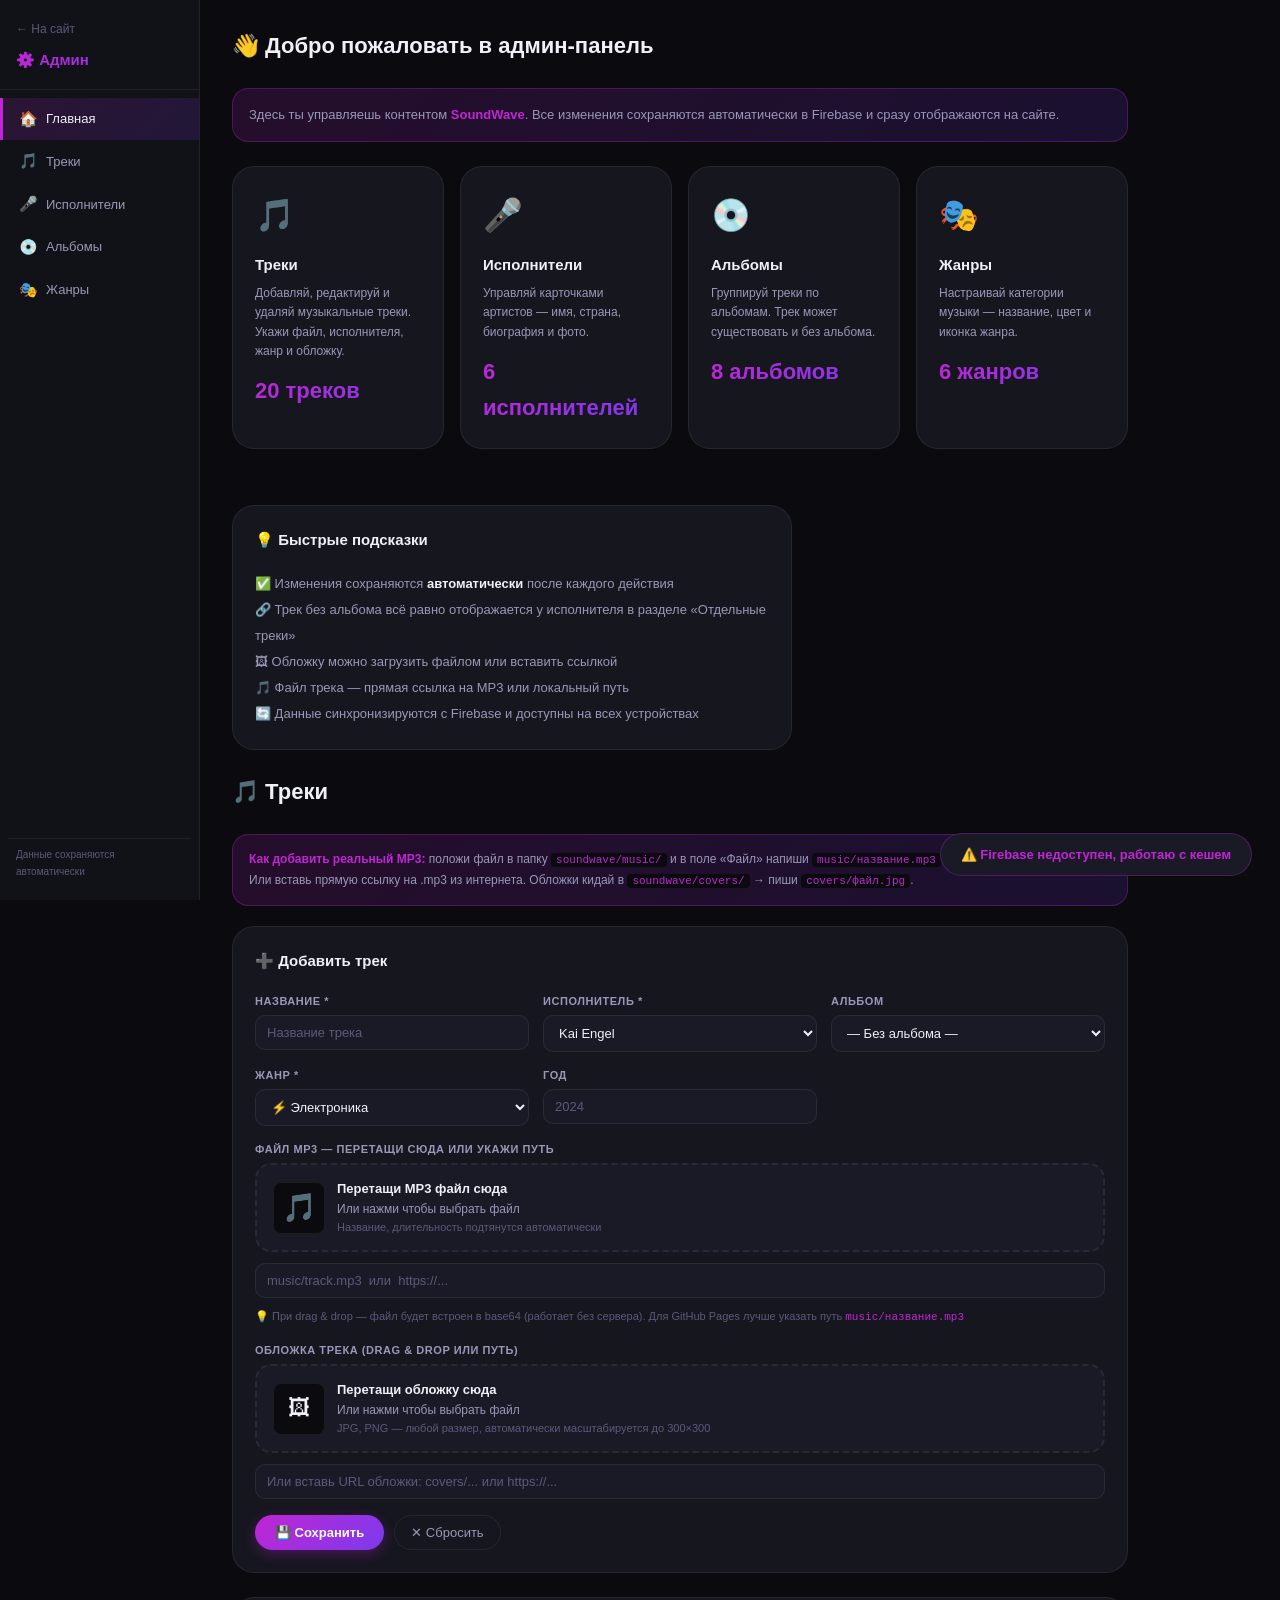
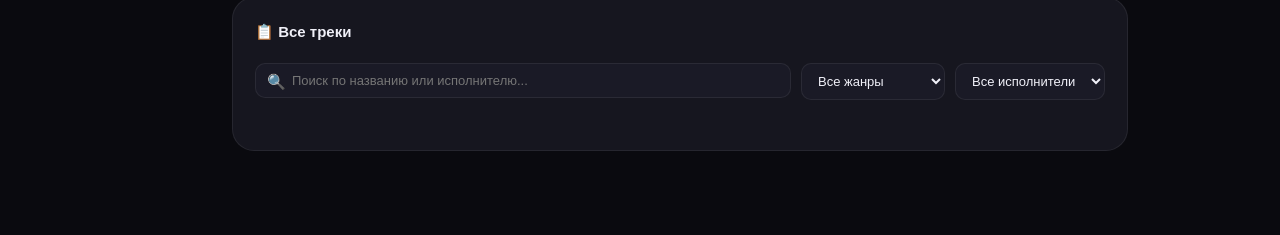
<file: admin.html>
<!DOCTYPE html>
<html lang="ru">
<head>
  <meta charset="UTF-8">
  <meta name="viewport" content="width=device-width, initial-scale=1.0">
  <title>SoundWave — Админ-панель</title>
  <link rel="stylesheet" href="css/style.css">
  <style>
    body { min-height:100vh; background:var(--bg-base); }
    .admin-layout { display:flex; min-height:100vh; }

    /* Боковое меню */
    .admin-sidebar {
      width:200px; flex-shrink:0;
      background:var(--bg-surface);
      border-right:1px solid var(--border);
      padding:0 0 20px;
      position:sticky; top:0; height:100vh;
      display:flex; flex-direction:column;
    }
    .admin-logo {
      padding:20px 16px 16px;
      border-bottom:1px solid var(--border);
      margin-bottom:8px;
    }
    .admin-logo a {
      font-size:12px; color:var(--text-muted);
      display:flex; align-items:center; gap:6px;
      text-decoration:none; transition:color .2s;
    }
    .admin-logo a:hover { color:var(--accent-1); }
    .admin-logo h2 {
      font-family:'Syne',sans-serif; font-size:15px; font-weight:800;
      background:var(--grad-main);
      -webkit-background-clip:text; -webkit-text-fill-color:transparent; background-clip:text;
      margin-top:8px;
    }
    .admin-nav-item {
      display:flex; align-items:center; gap:9px;
      padding:9px 16px; font-size:13px; font-weight:500;
      color:var(--text-secondary); cursor:pointer;
      transition:all .2s; border-left:3px solid transparent;
    }
    .admin-nav-item:hover { color:var(--text-primary); background:var(--bg-hover); }
    .admin-nav-item.active { color:var(--text-primary); background:var(--grad-soft); border-left-color:var(--accent-1); }
    .admin-nav-icon { font-size:15px; width:18px; text-align:center; }

    /* Основная область */
    .admin-main { flex:1; padding:28px 32px 60px; max-width:960px; }
    .admin-page { display:none; }
    .admin-page.active { display:block; }

    .admin-page-title {
      font-family:'Syne',sans-serif; font-size:22px; font-weight:800;
      margin-bottom:24px;
      display:flex; align-items:center; gap:10px;
    }

    /* Сохранение */
    .save-banner {
      position:fixed; bottom:24px; right:28px;
      background:var(--bg-elevated); border:1px solid var(--border-accent);
      border-radius:99px; padding:10px 20px;
      font-size:13px; font-weight:600; color:var(--accent-1);
      opacity:0; pointer-events:none; transition:opacity .3s;
      z-index:200; display:flex; align-items:center; gap:8px;
    }
    .save-banner.show { opacity:1; }

    /* Карточка формы */
    .a-card {
      background:var(--bg-card); border:1px solid var(--border);
      border-radius:var(--radius-lg); padding:22px;
      margin-bottom:24px;
    }
    .a-card-title {
      font-family:'Syne',sans-serif; font-size:15px; font-weight:700;
      margin-bottom:18px; display:flex; align-items:center; gap:8px;
    }
    .a-grid {
      display:grid; grid-template-columns:repeat(auto-fill,minmax(220px,1fr));
      gap:14px; margin-bottom:16px;
    }
    .a-field { display:flex; flex-direction:column; gap:5px; }
    .a-field.full { grid-column:1/-1; }
    .a-field label { font-size:11px; font-weight:600; color:var(--text-secondary); letter-spacing:.05em; text-transform:uppercase; }
    .a-field input, .a-field select, .a-field textarea {
      padding:9px 11px; background:var(--bg-elevated);
      border:1px solid var(--border); border-radius:var(--radius-sm);
      color:var(--text-primary); font-size:13px; font-family:'DM Sans',sans-serif;
      outline:none; transition:border-color .2s;
    }
    .a-field input:focus, .a-field select:focus, .a-field textarea:focus { border-color:var(--border-accent); }
    .a-field input::placeholder, .a-field textarea::placeholder { color:var(--text-muted); }
    .a-field select option { background:var(--bg-elevated); }
    .a-field textarea { resize:vertical; min-height:72px; }

    /* Drag & Drop зона */
    .drop-zone {
      border:2px dashed var(--border); border-radius:var(--radius-md);
      padding:14px 16px; cursor:pointer; transition:all .2s;
      display:flex; align-items:center; gap:12px;
      background:var(--bg-elevated);
    }
    .drop-zone:hover, .drop-zone.dragover { border-color:var(--accent-1); background:rgba(192,38,211,.06); }
    .drop-zone .dz-preview {
      width:52px; height:52px; border-radius:8px; object-fit:cover;
      background:var(--bg-base); flex-shrink:0; border:1px solid var(--border);
      display:flex; align-items:center; justify-content:center;
      font-size:22px; overflow:hidden;
    }
    .drop-zone .dz-preview img { width:100%; height:100%; object-fit:cover; }
    .drop-zone .dz-text { font-size:12px; color:var(--text-secondary); line-height:1.5; }
    .drop-zone .dz-text b { color:var(--text-primary); display:block; font-size:13px; margin-bottom:2px; }
    .drop-zone .dz-text small { color:var(--text-muted); font-size:11px; }
    .drop-zone input[type=file] { display:none; }

    /* Кнопки */
    .a-actions { display:flex; gap:10px; flex-wrap:wrap; }
    .btn-save {
      padding:9px 20px; border-radius:99px; font-size:13px; font-weight:600;
      background:var(--grad-main); color:#fff; cursor:pointer;
      box-shadow:0 4px 14px rgba(192,38,211,.3); transition:opacity .2s,transform .2s;
    }
    .btn-save:hover { opacity:.85; transform:translateY(-1px); }
    .btn-reset {
      padding:9px 16px; border-radius:99px; font-size:13px; font-weight:500;
      border:1px solid var(--border); color:var(--text-secondary); cursor:pointer; transition:all .2s;
    }
    .btn-reset:hover { border-color:var(--text-muted); color:var(--text-primary); }

    /* Таблица */
    .a-table { width:100%; border-collapse:collapse; font-size:13px; }
    .a-table th {
      text-align:left; padding:9px 12px;
      background:var(--bg-surface); border-bottom:1px solid var(--border);
      color:var(--text-secondary); font-size:10px; font-weight:700;
      text-transform:uppercase; letter-spacing:.07em;
    }
    .a-table td { padding:9px 12px; border-bottom:1px solid var(--border); vertical-align:middle; }
    .a-table tr:hover td { background:var(--bg-hover); }
    .a-table .thumb { width:34px; height:34px; border-radius:6px; object-fit:cover; background:var(--bg-elevated); display:block; }
    .a-table .avatar { width:30px; height:30px; border-radius:50%; object-fit:cover; background:var(--bg-elevated); display:block; }
    .td-btns { display:flex; gap:5px; }
    .btn-e { padding:4px 11px; border-radius:6px; font-size:11px; font-weight:600; cursor:pointer; transition:all .2s; background:rgba(124,58,237,.15); color:var(--accent-2); border:1px solid rgba(124,58,237,.3); }
    .btn-e:hover { background:rgba(124,58,237,.3); }
    .btn-d { padding:4px 11px; border-radius:6px; font-size:11px; font-weight:600; cursor:pointer; transition:all .2s; background:rgba(239,68,68,.1); color:#ef4444; border:1px solid rgba(239,68,68,.25); }
    .btn-d:hover { background:rgba(239,68,68,.25); }

    /* Жанры — цветные пилюли */
    .genre-pill-edit {
      display:inline-flex; align-items:center; gap:6px;
      padding:5px 12px; border-radius:99px; font-size:12px; font-weight:600;
      border:1px solid var(--border); background:var(--bg-elevated);
      cursor:pointer; transition:all .2s;
    }
    .genre-pill-edit:hover { border-color:var(--border-accent); }
    .color-dot { width:10px; height:10px; border-radius:50%; flex-shrink:0; }

    /* Инфо-блок */
    .info-box {
      background:var(--grad-soft); border:1px solid var(--border-accent);
      border-radius:var(--radius-md); padding:14px 16px;
      font-size:12px; color:var(--text-secondary); line-height:1.7;
      margin-bottom:20px;
    }
    .info-box b { color:var(--accent-1); }
    .info-box code { background:var(--bg-base); padding:1px 5px; border-radius:4px; font-family:'Courier New',monospace; font-size:11px; color:var(--accent-1); }

    .empty-row td { text-align:center; padding:28px; color:var(--text-muted); }

    .toast { bottom:70px; }
    #confirm-overlay { display:none; }
    #confirm-overlay.open { display:flex; }
    #confirm-overlay.open > div { transform:scale(1) !important; }
  </style>
</head>
<body>
<!-- Авторизация убрана в v9 -->

<div class="admin-layout">

  <!-- Sidebar -->
  <aside class="admin-sidebar">
    <div class="admin-logo">
      <a href="index.html">← На сайт</a>
      <h2>⚙️ Админ</h2>
    </div>
    <div class="admin-nav-item active" onclick="showPage('home')" data-p="home">
      <span class="admin-nav-icon">🏠</span> Главная
    </div>
    <div class="admin-nav-item" onclick="showPage('tracks')" data-p="tracks">
      <span class="admin-nav-icon">🎵</span> Треки
    </div>
    <div class="admin-nav-item" onclick="showPage('artists')" data-p="artists">
      <span class="admin-nav-icon">🎤</span> Исполнители
    </div>
    <div class="admin-nav-item" onclick="showPage('albums')" data-p="albums">
      <span class="admin-nav-icon">💿</span> Альбомы
    </div>
    <div class="admin-nav-item" onclick="showPage('genres')" data-p="genres">
      <span class="admin-nav-icon">🎭</span> Жанры
    </div>
    <div style="margin-top:auto;padding:0 8px">
      <div style="font-size:10px;color:var(--text-muted);padding:8px 8px 0;border-top:1px solid var(--border);margin-top:6px">
        Данные сохраняются автоматически
      </div>
    </div>
  </aside>

  <!-- Main -->
  <main class="admin-main">

    <!-- ══ ГЛАВНАЯ ══ -->
    <div class="admin-page active" id="ap-home">
      <div class="admin-page-title">👋 Добро пожаловать в админ-панель</div>

      <div class="info-box" style="margin-bottom:24px;font-size:13px;line-height:1.8">
        Здесь ты управляешь контентом <b>SoundWave</b>. Все изменения сохраняются автоматически в Firebase и сразу отображаются на сайте.
      </div>

      <div style="display:grid;grid-template-columns:repeat(auto-fill,minmax(200px,1fr));gap:16px;margin-bottom:32px">
        <div class="a-card" style="cursor:pointer;transition:border-color .2s" onclick="showPage('tracks')"
             onmouseover="this.style.borderColor='var(--border-accent)'" onmouseout="this.style.borderColor='var(--border)'">
          <div style="font-size:32px;margin-bottom:12px">🎵</div>
          <div style="font-family:'Syne',sans-serif;font-size:15px;font-weight:700;margin-bottom:6px">Треки</div>
          <div style="font-size:12px;color:var(--text-secondary);line-height:1.6">Добавляй, редактируй и удаляй музыкальные треки. Укажи файл, исполнителя, жанр и обложку.</div>
          <div id="stat-tracks" style="margin-top:12px;font-size:22px;font-weight:800;background:var(--grad-main);-webkit-background-clip:text;-webkit-text-fill-color:transparent;background-clip:text"></div>
        </div>
        <div class="a-card" style="cursor:pointer;transition:border-color .2s" onclick="showPage('artists')"
             onmouseover="this.style.borderColor='var(--border-accent)'" onmouseout="this.style.borderColor='var(--border)'">
          <div style="font-size:32px;margin-bottom:12px">🎤</div>
          <div style="font-family:'Syne',sans-serif;font-size:15px;font-weight:700;margin-bottom:6px">Исполнители</div>
          <div style="font-size:12px;color:var(--text-secondary);line-height:1.6">Управляй карточками артистов — имя, страна, биография и фото.</div>
          <div id="stat-artists" style="margin-top:12px;font-size:22px;font-weight:800;background:var(--grad-main);-webkit-background-clip:text;-webkit-text-fill-color:transparent;background-clip:text"></div>
        </div>
        <div class="a-card" style="cursor:pointer;transition:border-color .2s" onclick="showPage('albums')"
             onmouseover="this.style.borderColor='var(--border-accent)'" onmouseout="this.style.borderColor='var(--border)'">
          <div style="font-size:32px;margin-bottom:12px">💿</div>
          <div style="font-family:'Syne',sans-serif;font-size:15px;font-weight:700;margin-bottom:6px">Альбомы</div>
          <div style="font-size:12px;color:var(--text-secondary);line-height:1.6">Группируй треки по альбомам. Трек может существовать и без альбома.</div>
          <div id="stat-albums" style="margin-top:12px;font-size:22px;font-weight:800;background:var(--grad-main);-webkit-background-clip:text;-webkit-text-fill-color:transparent;background-clip:text"></div>
        </div>
        <div class="a-card" style="cursor:pointer;transition:border-color .2s" onclick="showPage('genres')"
             onmouseover="this.style.borderColor='var(--border-accent)'" onmouseout="this.style.borderColor='var(--border)'">
          <div style="font-size:32px;margin-bottom:12px">🎭</div>
          <div style="font-family:'Syne',sans-serif;font-size:15px;font-weight:700;margin-bottom:6px">Жанры</div>
          <div style="font-size:12px;color:var(--text-secondary);line-height:1.6">Настраивай категории музыки — название, цвет и иконка жанра.</div>
          <div id="stat-genres" style="margin-top:12px;font-size:22px;font-weight:800;background:var(--grad-main);-webkit-background-clip:text;-webkit-text-fill-color:transparent;background-clip:text"></div>
        </div>
      </div>

      <div class="a-card" style="max-width:560px">
        <div class="a-card-title">💡 Быстрые подсказки</div>
        <ul style="font-size:13px;color:var(--text-secondary);line-height:2;list-style:none;padding:0">
          <li>✅ Изменения сохраняются <b style="color:var(--text-primary)">автоматически</b> после каждого действия</li>
          <li>🔗 Трек без альбома всё равно отображается у исполнителя в разделе «Отдельные треки»</li>
          <li>🖼 Обложку можно загрузить файлом или вставить ссылкой</li>
          <li>🎵 Файл трека — прямая ссылка на MP3 или локальный путь</li>
          <li>🔄 Данные синхронизируются с Firebase и доступны на всех устройствах</li>
        </ul>
      </div>
    </div>

    <!-- ══ ТРЕКИ ══ -->
    <div class="admin-page active" id="ap-tracks">
      <div class="admin-page-title">🎵 Треки</div>

      <div class="info-box">
        <b>Как добавить реальный MP3:</b> положи файл в папку <code>soundwave/music/</code>
        и в поле «Файл» напиши <code>music/название.mp3</code>.<br>
        Или вставь прямую ссылку на .mp3 из интернета.
        Обложки кидай в <code>soundwave/covers/</code> → пиши <code>covers/файл.jpg</code>.
      </div>

      <div class="a-card">
        <div class="a-card-title" id="track-form-title">➕ Добавить трек</div>
        <input type="hidden" id="et-id">
        <div class="a-grid">
          <div class="a-field">
            <label>Название *</label>
            <input type="text" id="t-title" placeholder="Название трека">
          </div>
          <div class="a-field">
            <label>Исполнитель *</label>
            <select id="t-artist" onchange="updateAlbumsByArtist()"></select>
          </div>
          <div class="a-field">
            <label>Альбом</label>
            <select id="t-album"></select>
          </div>
          <div class="a-field">
            <label>Жанр *</label>
            <select id="t-genre"></select>
          </div>
          <div class="a-field">
            <label>Год</label>
            <input type="number" id="t-year" placeholder="2024" min="1900" max="2099">
          </div>
          <div class="a-field full">
            <label>Файл MP3 — перетащи сюда или укажи путь</label>
            <div class="drop-zone" id="dz-mp3"
                 ondragover="dzOver(event,'dz-mp3')" ondragleave="dzLeave('dz-mp3')"
                 ondrop="dzDropMp3(event)"
                 onclick="document.getElementById('dz-mp3-input').click()"
                 style="margin-bottom:6px">
              <div class="dz-preview" id="dz-mp3-prev" style="font-size:28px;background:var(--bg-base)">🎵</div>
              <div class="dz-text">
                <b id="dz-mp3-name">Перетащи MP3 файл сюда</b>
                Или нажми чтобы выбрать файл<br>
                <small>Название, длительность подтянутся автоматически</small>
              </div>
              <input type="file" id="dz-mp3-input" accept="audio/mp3,audio/mpeg,.mp3"
                     onchange="mp3FileInput(this)">
            </div>
            <input type="text" id="t-file" placeholder="music/track.mp3  или  https://..."
                   oninput="document.getElementById('dz-mp3-name').textContent='Перетащи MP3 файл сюда'">
            <div style="font-size:11px;color:var(--text-muted);margin-top:4px">
              💡 При drag & drop — файл будет встроен в base64 (работает без сервера).
              Для GitHub Pages лучше указать путь <code style="color:var(--accent-1)">music/название.mp3</code>
            </div>
          </div>
          <div class="a-field full">
            <label>Обложка трека (drag & drop или путь)</label>
            <div class="drop-zone" id="dz-track"
                 ondragover="dzOver(event,'dz-track')" ondragleave="dzLeave('dz-track')"
                 ondrop="dzDrop(event,'dz-track','t-cover-data')"
                 onclick="document.getElementById('dz-track-input').click()">
              <div class="dz-preview" id="dz-track-prev">🖼</div>
              <div class="dz-text">
                <b>Перетащи обложку сюда</b>
                Или нажми чтобы выбрать файл<br>
                <small>JPG, PNG — любой размер, автоматически масштабируется до 300×300</small>
              </div>
              <input type="file" id="dz-track-input" accept="image/*"
                     onchange="dzFileInput(this,'dz-track','dz-track-prev','t-cover-data')">
            </div>
            <input type="hidden" id="t-cover-data">
            <input type="text" id="t-cover-url" placeholder="Или вставь URL обложки: covers/... или https://..."
                   style="margin-top:6px" oninput="previewUrl(this.value,'dz-track-prev')">
          </div>
        </div>
        <div class="a-actions">
          <button class="btn-save" onclick="saveTrack()">💾 Сохранить</button>
          <button class="btn-reset" onclick="resetTrackForm()">✕ Сбросить</button>
        </div>
      </div>

      <div class="a-card">
        <div class="a-card-title" style="justify-content:space-between;display:flex;align-items:center">
          <span>📋 Все треки <span id="tc" style="font-weight:400;font-size:13px;color:var(--text-muted)"></span></span>
        </div>
        <!-- Поиск и фильтр жанра -->
        <div style="display:flex;gap:10px;margin-bottom:14px;flex-wrap:wrap">
          <div style="position:relative;flex:1;min-width:200px">
            <span style="position:absolute;left:12px;top:50%;transform:translateY(-50%);color:var(--text-muted)">🔍</span>
            <input type="text" id="t-search" placeholder="Поиск по названию или исполнителю..."
              oninput="filterTracksTable()"
              style="width:100%;padding:9px 12px 9px 36px;background:var(--bg-elevated);border:1px solid var(--border);
                     border-radius:var(--radius-sm);color:var(--text-primary);font-size:13px;outline:none;font-family:inherit">
          </div>
          <select id="t-filter-genre" onchange="filterTracksTable()"
            style="padding:9px 12px;background:var(--bg-elevated);border:1px solid var(--border);
                   border-radius:var(--radius-sm);color:var(--text-primary);font-size:13px;outline:none;font-family:inherit">
            <option value="0">Все жанры</option>
          </select>
          <select id="t-filter-artist" onchange="filterTracksTable()"
            style="padding:9px 12px;background:var(--bg-elevated);border:1px solid var(--border);
                   border-radius:var(--radius-sm);color:var(--text-primary);font-size:13px;outline:none;font-family:inherit">
            <option value="0">Все исполнители</option>
          </select>
        </div>
        <div style="overflow-x:auto">
          <table class="a-table" id="t-table"></table>
        </div>
        <div id="t-pagination" style="display:flex;gap:6px;justify-content:center;margin-top:14px;flex-wrap:wrap"></div>
      </div>
    </div>

    <!-- ══ ИСПОЛНИТЕЛИ ══ -->
    <div class="admin-page" id="ap-artists">
      <div class="admin-page-title">🎤 Исполнители</div>
      <div class="a-card">
        <div class="a-card-title" id="artist-form-title">➕ Добавить исполнителя</div>
        <input type="hidden" id="ea-id">
        <div class="a-grid">
          <div class="a-field">
            <label>Имя / Группа *</label>
            <input type="text" id="a-name" placeholder="Radiohead">
          </div>
          <div class="a-field">
            <label>Страна</label>
            <input type="text" id="a-country" placeholder="Россия">
          </div>
          <div class="a-field full">
            <label>Биография</label>
            <textarea id="a-bio" placeholder="Краткое описание..."></textarea>
          </div>
          <div class="a-field full">
            <label>Фото (drag & drop или путь/URL)</label>
            <div class="drop-zone" id="dz-artist"
                 ondragover="dzOver(event,'dz-artist')" ondragleave="dzLeave('dz-artist')"
                 ondrop="dzDrop(event,'dz-artist','a-photo-data')"
                 onclick="document.getElementById('dz-artist-input').click()">
              <div class="dz-preview" id="dz-artist-prev" style="border-radius:50%">👤</div>
              <div class="dz-text">
                <b>Перетащи фото артиста сюда</b>
                Или нажми чтобы выбрать файл<br>
                <small>Автоматически обрезается до 200×200 (круг)</small>
              </div>
              <input type="file" id="dz-artist-input" accept="image/*"
                     onchange="dzFileInput(this,'dz-artist','dz-artist-prev','a-photo-data')">
            </div>
            <input type="hidden" id="a-photo-data">
            <input type="text" id="a-photo-url" placeholder="Или URL: covers/artist.jpg  или  https://..."
                   style="margin-top:6px" oninput="previewUrl(this.value,'dz-artist-prev')">
          </div>
        </div>
        <div class="a-actions">
          <button class="btn-save" onclick="saveArtist()">💾 Сохранить</button>
          <button class="btn-reset" onclick="resetArtistForm()">✕ Сбросить</button>
        </div>
      </div>
      <div class="a-card">
        <div class="a-card-title">📋 Все исполнители</div>
        <div style="position:relative;margin-bottom:14px">
          <span style="position:absolute;left:12px;top:50%;transform:translateY(-50%);color:var(--text-muted)">🔍</span>
          <input type="text" id="a-search" placeholder="Поиск по имени..."
            oninput="filterArtistsTable()"
            style="width:100%;padding:9px 12px 9px 36px;background:var(--bg-elevated);border:1px solid var(--border);
                   border-radius:var(--radius-sm);color:var(--text-primary);font-size:13px;outline:none;font-family:inherit">
        </div>
        <div id="a-cards-grid" style="display:grid;grid-template-columns:repeat(auto-fill,minmax(170px,1fr));gap:14px;margin-bottom:12px"></div>
        <div id="a-pagination" style="display:flex;gap:6px;justify-content:center;margin-top:4px;flex-wrap:wrap"></div>
      </div>
    </div>

    <!-- ══ АЛЬБОМЫ ══ -->
    <div class="admin-page" id="ap-albums">
      <div class="admin-page-title">💿 Альбомы</div>
      <div class="a-card">
        <div class="a-card-title" id="album-form-title">➕ Добавить альбом</div>
        <input type="hidden" id="eal-id">
        <div class="a-grid">
          <div class="a-field">
            <label>Название *</label>
            <input type="text" id="al-title" placeholder="Dark Side of the Moon">
          </div>
          <div class="a-field">
            <label>Исполнитель *</label>
            <select id="al-artist"></select>
          </div>
          <div class="a-field">
            <label>Год</label>
            <input type="number" id="al-year" placeholder="2024" min="1900" max="2099">
          </div>
          <div class="a-field full">
            <label>Обложка (drag & drop или путь/URL)</label>
            <div class="drop-zone" id="dz-album"
                 ondragover="dzOver(event,'dz-album')" ondragleave="dzLeave('dz-album')"
                 ondrop="dzDrop(event,'dz-album','al-cover-data')"
                 onclick="document.getElementById('dz-album-input').click()">
              <div class="dz-preview" id="dz-album-prev">🖼</div>
              <div class="dz-text">
                <b>Перетащи обложку альбома сюда</b>
                Или нажми чтобы выбрать файл<br>
                <small>Автоматически масштабируется до 300×300</small>
              </div>
              <input type="file" id="dz-album-input" accept="image/*"
                     onchange="dzFileInput(this,'dz-album','dz-album-prev','al-cover-data')">
            </div>
            <input type="hidden" id="al-cover-data">
            <input type="text" id="al-cover-url" placeholder="Или URL: covers/album.jpg  или  https://..."
                   style="margin-top:6px" oninput="previewUrl(this.value,'dz-album-prev')">
          </div>
        </div>
        <div class="a-actions">
          <button class="btn-save" onclick="saveAlbum()">💾 Сохранить</button>
          <button class="btn-reset" onclick="resetAlbumForm()">✕ Сбросить</button>
        </div>
      </div>
      <div class="a-card">
        <div class="a-card-title">📋 Все альбомы</div>
        <div style="display:flex;gap:10px;margin-bottom:14px;flex-wrap:wrap">
          <div style="position:relative;flex:1;min-width:200px">
            <span style="position:absolute;left:12px;top:50%;transform:translateY(-50%);color:var(--text-muted)">🔍</span>
            <input type="text" id="al-search" placeholder="Поиск по названию..."
              oninput="filterAlbumsTable()"
              style="width:100%;padding:9px 12px 9px 36px;background:var(--bg-elevated);border:1px solid var(--border);
                     border-radius:var(--radius-sm);color:var(--text-primary);font-size:13px;outline:none;font-family:inherit">
          </div>
          <select id="al-filter-artist" onchange="filterAlbumsTable()"
            style="padding:9px 12px;background:var(--bg-elevated);border:1px solid var(--border);
                   border-radius:var(--radius-sm);color:var(--text-primary);font-size:13px;outline:none;font-family:inherit">
            <option value="0">Все исполнители</option>
          </select>
        </div>
        <div id="al-cards-grid" style="display:grid;grid-template-columns:repeat(auto-fill,minmax(170px,1fr));gap:14px;margin-bottom:12px"></div>
        <div id="al-pagination" style="display:flex;gap:6px;justify-content:center;margin-top:4px;flex-wrap:wrap"></div>
      </div>
    </div>

    <!-- ══ ЖАНРЫ ══ -->
    <div class="admin-page" id="ap-genres">
      <div class="admin-page-title">🎭 Жанры</div>
      <div class="a-card">
        <div class="a-card-title" id="genre-form-title">➕ Добавить жанр</div>
        <input type="hidden" id="eg-id">
        <div class="a-grid">
          <div class="a-field">
            <label>Название жанра *</label>
            <input type="text" id="g-name" placeholder="Хип-Хоп">
          </div>
          <div class="a-field" style="position:relative">
            <label>Иконка (эмодзи)</label>
            <button type="button" id="g-icon-btn" onclick="toggleEmojiPicker()"
              style="width:100%;padding:9px 11px;background:var(--bg-elevated);border:1px solid var(--border);
                     border-radius:var(--radius-sm);color:var(--text-primary);font-size:20px;cursor:pointer;
                     text-align:left;transition:border-color .2s;display:flex;align-items:center;gap:10px">
              <span id="g-icon-preview">🎵</span>
              <span style="font-size:12px;color:var(--text-muted)">Нажми чтобы выбрать</span>
            </button>
            <input type="hidden" id="g-icon" value="🎵">
            <div id="emoji-picker" style="display:none;position:absolute;top:calc(100% + 6px);left:0;z-index:300;
                 background:var(--bg-elevated);border:1px solid var(--border-accent);
                 border-radius:var(--radius-lg);padding:18px;width:420px;
                 box-shadow:0 20px 50px rgba(0,0,0,.6)">
              <div style="font-size:11px;font-weight:700;color:var(--text-muted);letter-spacing:.07em;
                          text-transform:uppercase;margin-bottom:12px">Выбери иконку жанра</div>
              <div id="emoji-grid" style="display:grid;grid-template-columns:repeat(9,1fr);gap:5px;max-height:320px;overflow-y:auto"></div>
            </div>
          </div>
          <div class="a-field">
            <label>Цвет акцента</label>
            <input type="color" id="g-color" value="#a855f7" style="height:40px;padding:4px 6px;cursor:pointer">
          </div>
        </div>
        <div class="a-actions">
          <button class="btn-save" onclick="saveGenre()">💾 Сохранить</button>
          <button class="btn-reset" onclick="resetGenreForm()">✕ Сбросить</button>
        </div>
      </div>
      <div class="a-card">
        <div class="a-card-title">📋 Все жанры</div>
        <div style="overflow-x:auto"><table class="a-table" id="g-table"></table></div>
      </div>
    </div>

    <!-- ══ АККАУНТ ══ -->
<!-- Страница аккаунта убрана в v9 -->

  </main>
</div>

<!-- Кастомный попап подтверждения -->
<div id="confirm-overlay" style="display:none;position:fixed;inset:0;background:rgba(0,0,0,.6);
     backdrop-filter:blur(6px);z-index:1000;align-items:center;justify-content:center;"
     onclick="if(event.target===this)confirmNo()">
  <div style="background:var(--bg-elevated);border:1px solid var(--border);border-radius:var(--radius-xl);
              padding:28px;min-width:300px;max-width:400px;width:90%;
              box-shadow:0 24px 60px rgba(0,0,0,.5);transform:scale(.95);transition:transform .2s">
    <div style="font-size:32px;margin-bottom:12px;text-align:center">⚠️</div>
    <div id="confirm-message" style="font-size:15px;font-weight:500;text-align:center;
         margin-bottom:24px;line-height:1.5;color:var(--text-primary)"></div>
    <div style="display:flex;gap:10px;justify-content:center">
      <button onclick="confirmNo()"
        style="padding:10px 24px;border-radius:99px;font-size:13px;font-weight:600;cursor:pointer;
               border:1px solid var(--border);background:transparent;color:var(--text-secondary);
               transition:all .2s;font-family:inherit"
        onmouseover="this.style.borderColor='var(--text-muted)';this.style.color='var(--text-primary)'"
        onmouseout="this.style.borderColor='var(--border)';this.style.color='var(--text-secondary)'">
        Отмена
      </button>
      <button onclick="confirmYes()"
        style="padding:10px 24px;border-radius:99px;font-size:13px;font-weight:600;cursor:pointer;
               border:none;background:linear-gradient(135deg,#ef4444,#dc2626);color:#fff;
               box-shadow:0 4px 14px rgba(239,68,68,.4);transition:all .2s;font-family:inherit"
        onmouseover="this.style.opacity='.85'"
        onmouseout="this.style.opacity='1'">
        Удалить
      </button>
    </div>
  </div>
</div>

<div class="save-banner" id="save-banner">✓ Сохранено</div>
<div class="toast" id="toast"></div>

<script src="js/auth.js"></script>
<script src="data/firebase.js"></script>
<script src="data/db.js"></script>
<script>
// ══════════════════════════════════════════════════════════
//  STORAGE — Firebase Realtime Database
// ══════════════════════════════════════════════════════════

// Рабочее состояние — стартует из дефолтных данных db.js
// Перезаписывается из Firebase при initAdmin()
const S = {
  artists: JSON.parse(JSON.stringify(DB.artists)),
  albums:  JSON.parse(JSON.stringify(DB.albums)),
  tracks:  JSON.parse(JSON.stringify(DB.tracks)),
  genres:  JSON.parse(JSON.stringify(DB.genres)),
};

// Сохранить в Firebase и обновить кеш
async function persistState() {
  showSaveBanner("⏳ Сохраняю...");
  const ok = await Firebase.saveAll({
    artists: S.artists,
    albums:  S.albums,
    tracks:  S.tracks,
    genres:  S.genres,
  });
  // Обновить кеш в localStorage для офлайн-просмотра на сайте
  try {
    localStorage.setItem("sw_firebase_cache", JSON.stringify({
      artists: S.artists, albums: S.albums,
      tracks: S.tracks, genres: S.genres
    }));
  } catch(e) {}
  if (ok) showSaveBanner("✓ Сохранено в Firebase");
  else     showSaveBanner("⚠️ Ошибка сохранения!");
}

// Патчим DB объект в памяти
function patchLiveDB() {
  DB.artists = [...S.artists];
  DB.albums  = [...S.albums];
  DB.tracks  = [...S.tracks];
  DB.genres  = [...S.genres];
}

let _saveBannerTimer;
function showSaveBanner(text) {
  const b = document.getElementById("save-banner");
  if (text) b.textContent = text;
  b.classList.add("show");
  clearTimeout(_saveBannerTimer);
  if (text && !text.includes("⏳")) {
    _saveBannerTimer = setTimeout(() => b.classList.remove("show"), 2500);
  }
}

function showToast(msg, dur=2400) {
  const t = document.getElementById("toast");
  t.textContent = msg; t.classList.add("show");
  clearTimeout(t._t); t._t = setTimeout(()=>t.classList.remove("show"),dur);
}

function esc(s){ return String(s||"").replace(/&/g,"&amp;").replace(/</g,"&lt;").replace(/>/g,"&gt;").replace(/"/g,"&quot;"); }
function nextId(arr){ return arr.length ? Math.max(...arr.map(x=>x.id))+1 : 1; }

// ══════════════════════════════════════════════════════════
//  НАВИГАЦИЯ — определена ниже в блоке AUTH
// ══════════════════════════════════════════════════════════

// ══════════════════════════════════════════════════════════
//  DRAG & DROP + IMAGE RESIZE
// ══════════════════════════════════════════════════════════
function resizeImage(file, size, cb) {
  const reader = new FileReader();
  reader.onload = e => {
    const img = new Image();
    img.onload = () => {
      const canvas = document.createElement("canvas");
      canvas.width = size; canvas.height = size;
      const ctx = canvas.getContext("2d");
      // Crop to square from center
      const min = Math.min(img.width, img.height);
      const sx  = (img.width  - min) / 2;
      const sy  = (img.height - min) / 2;
      ctx.drawImage(img, sx, sy, min, min, 0, 0, size, size);
      cb(canvas.toDataURL("image/jpeg", 0.88));
    };
    img.src = e.target.result;
  };
  reader.readAsDataURL(file);
}

function dzOver(e, id) { e.preventDefault(); document.getElementById(id).classList.add("dragover"); }
function dzLeave(id)   { document.getElementById(id).classList.remove("dragover"); }

function dzDrop(e, dzId, hiddenId) {
  e.preventDefault();
  dzLeave(dzId);
  const file = e.dataTransfer.files[0];
  if (!file || !file.type.startsWith("image/")) { showToast("⚠️ Только изображения"); return; }
  const prevId = document.getElementById(dzId).querySelector(".dz-preview").id;
  processImageFile(file, prevId, hiddenId);
}

function dzFileInput(input, dzId, prevId, hiddenId) {
  const file = input.files[0];
  if (!file) return;
  processImageFile(file, prevId, hiddenId);
  input.value = "";
}

function processImageFile(file, prevId, hiddenId) {
  const size = hiddenId.includes("artist") ? 200 : 300;
  resizeImage(file, size, (dataUrl) => {
    const prev = document.getElementById(prevId);
    prev.innerHTML = `<img src="${dataUrl}" style="width:100%;height:100%;object-fit:cover">`;
    document.getElementById(hiddenId).value = dataUrl;
    // Сбросить URL-поле
    const urlField = hiddenId.replace("-data","-url");
    const urlEl = document.getElementById(urlField);
    if (urlEl) urlEl.value = "";
  });
}

function previewUrl(url, prevId) {
  if (!url) return;
  const prev = document.getElementById(prevId);
  prev.innerHTML = `<img src="${url}" style="width:100%;height:100%;object-fit:cover" onerror="this.parentElement.innerHTML='🖼'">`;
}

// ══════════════════════════════════════════════════════════
//  ТРЕКИ
// ══════════════════════════════════════════════════════════
function populateTrackSelects() {
  const artistSel = document.getElementById("t-artist");
  const genreSel  = document.getElementById("t-genre");

  artistSel.innerHTML = S.artists.map(a=>`<option value="${a.id}">${esc(a.name)}</option>`).join("");
  genreSel.innerHTML  = S.genres.map(g=>`<option value="${g.id}">${g.icon||""} ${esc(g.name)}</option>`).join("");

  updateAlbumsByArtist();
}

function updateAlbumsByArtist() {
  const artistId = +document.getElementById("t-artist").value;
  const albumSel  = document.getElementById("t-album");
  const albums = S.albums.filter(a => a.artist_id === artistId);

  albumSel.innerHTML = `<option value="0">— Без альбома —</option>` +
    albums.map(a=>`<option value="${a.id}">${esc(a.title)} (${a.year})</option>`).join("");
}

function saveTrack() {
  const title    = document.getElementById("t-title").value.trim();
  const artistId = +document.getElementById("t-artist").value;
  const albumId  = +document.getElementById("t-album").value;
  const genreId  = +document.getElementById("t-genre").value;
  const year     = +document.getElementById("t-year").value || new Date().getFullYear();
  const file     = document.getElementById("t-file").value.trim();
  const coverData= document.getElementById("t-cover-data").value;
  const coverUrl = document.getElementById("t-cover-url").value.trim();
  const cover    = coverData || coverUrl || "";
  const editId   = document.getElementById("et-id").value;

  if (!title) { showToast("⚠️ Введи название трека"); return; }
  if (!file)  { showToast("⚠️ Укажи файл трека"); return; }

  if (editId) {
    const idx = S.tracks.findIndex(t=>t.id===+editId);
    if (idx>-1) S.tracks[idx] = { ...S.tracks[idx], title, artist_id:artistId, album_id:albumId||null, genre_id:genreId, year, file, cover: cover||S.tracks[idx].cover };
    showToast("✅ Трек обновлён");
  } else {
    S.tracks.push({ id:nextId(S.tracks), title, artist_id:artistId, album_id:albumId||null, genre_id:genreId, year, file, cover, duration:0 });
    showToast("✅ Трек добавлен");
  }

  persistState(); patchLiveDB();
  resetTrackForm(); renderTracksTable();
}

function editTrack(id) {
  const t = S.tracks.find(x=>x.id===id); if(!t) return;
  document.getElementById("et-id").value    = t.id;
  document.getElementById("t-title").value  = t.title;
  document.getElementById("t-year").value   = t.year;
  document.getElementById("t-file").value   = t.file;
  document.getElementById("t-cover-url").value = (!t.cover?.startsWith("data:")) ? (t.cover||"") : "";
  document.getElementById("t-artist").value = t.artist_id;
  updateAlbumsByArtist();
  setTimeout(()=>{ document.getElementById("t-album").value = t.album_id||0; },50);
  document.getElementById("t-genre").value  = t.genre_id;
  if(t.cover) previewUrl(t.cover, "dz-track-prev");
  document.getElementById("track-form-title").textContent = "✏️ Редактировать трек";
  window.scrollTo({top:0,behavior:"smooth"});
}

// deleteTrack defined below

function resetTrackForm() {
  ["et-id","t-title","t-year","t-file","t-cover-data","t-cover-url"].forEach(i=>document.getElementById(i).value="");
  document.getElementById("dz-track-prev").innerHTML = "🖼";
  document.getElementById("track-form-title").textContent = "➕ Добавить трек";
  populateTrackSelects();
}



// ══════════════════════════════════════════════════════════
//  ИСПОЛНИТЕЛИ
// ══════════════════════════════════════════════════════════
function saveArtist() {
  const name   = document.getElementById("a-name").value.trim();
  const country= document.getElementById("a-country").value.trim() || "—";
  const bio    = document.getElementById("a-bio").value.trim();
  const photoData = document.getElementById("a-photo-data").value;
  const photoUrl  = document.getElementById("a-photo-url").value.trim();
  const photo  = photoData || photoUrl || `https://api.dicebear.com/7.x/shapes/svg?seed=${encodeURIComponent(name)}`;
  const editId = document.getElementById("ea-id").value;

  if (!name) { showToast("⚠️ Введи имя исполнителя"); return; }

  if (editId) {
    const idx = S.artists.findIndex(a=>a.id===+editId);
    if (idx>-1) S.artists[idx] = { ...S.artists[idx], name, country, bio, photo };
    showToast("✅ Исполнитель обновлён");
  } else {
    S.artists.push({ id:nextId(S.artists), name, country, bio, photo, genre_id:1 });
    showToast("✅ Исполнитель добавлен");
  }

  persistState(); patchLiveDB();
  resetArtistForm(); renderArtistsTable();
}

function editArtist(id) {
  const a = S.artists.find(x=>x.id===id); if(!a) return;
  document.getElementById("ea-id").value      = a.id;
  document.getElementById("a-name").value     = a.name;
  document.getElementById("a-country").value  = a.country;
  document.getElementById("a-bio").value      = a.bio||"";
  document.getElementById("a-photo-url").value= (!a.photo?.startsWith("data:")) ? (a.photo||"") : "";
  if(a.photo) previewUrl(a.photo, "dz-artist-prev");
  document.getElementById("artist-form-title").textContent = "✏️ Редактировать исполнителя";
  window.scrollTo({top:0,behavior:"smooth"});
}

// deleteArtist defined below

function resetArtistForm() {
  ["ea-id","a-name","a-country","a-bio","a-photo-data","a-photo-url"].forEach(i=>document.getElementById(i).value="");
  document.getElementById("dz-artist-prev").innerHTML = "👤";
  document.getElementById("artist-form-title").textContent = "➕ Добавить исполнителя";
}



// ══════════════════════════════════════════════════════════
//  АЛЬБОМЫ
// ══════════════════════════════════════════════════════════
function populateAlbumSelects() {
  document.getElementById("al-artist").innerHTML =
    S.artists.map(a=>`<option value="${a.id}">${esc(a.name)}</option>`).join("");
}

function saveAlbum() {
  const title    = document.getElementById("al-title").value.trim();
  const artistId = +document.getElementById("al-artist").value;
  const year     = +document.getElementById("al-year").value || new Date().getFullYear();
  const coverData= document.getElementById("al-cover-data").value;
  const coverUrl = document.getElementById("al-cover-url").value.trim();
  const cover    = coverData || coverUrl || `https://picsum.photos/seed/${Date.now()}/300/300`;
  const editId   = document.getElementById("eal-id").value;

  if (!title) { showToast("⚠️ Введи название альбома"); return; }

  if (editId) {
    const idx = S.albums.findIndex(a=>a.id===+editId);
    if (idx>-1) S.albums[idx] = { ...S.albums[idx], title, artist_id:artistId, year, cover };
    showToast("✅ Альбом обновлён");
  } else {
    S.albums.push({ id:nextId(S.albums), title, artist_id:artistId, year, cover });
    showToast("✅ Альбом добавлен");
  }

  persistState(); patchLiveDB();
  resetAlbumForm(); renderAlbumsTable();
}

function editAlbum(id) {
  const a = S.albums.find(x=>x.id===id); if(!a) return;
  document.getElementById("eal-id").value      = a.id;
  document.getElementById("al-title").value    = a.title;
  document.getElementById("al-artist").value   = a.artist_id;
  document.getElementById("al-year").value     = a.year;
  document.getElementById("al-cover-url").value= (!a.cover?.startsWith("data:")) ? (a.cover||"") : "";
  if(a.cover) previewUrl(a.cover, "dz-album-prev");
  document.getElementById("album-form-title").textContent = "✏️ Редактировать альбом";
  window.scrollTo({top:0,behavior:"smooth"});
}

// deleteAlbum defined below

function resetAlbumForm() {
  ["eal-id","al-title","al-year","al-cover-data","al-cover-url"].forEach(i=>document.getElementById(i).value="");
  document.getElementById("dz-album-prev").innerHTML = "🖼";
  document.getElementById("album-form-title").textContent = "➕ Добавить альбом";
}



// ══════════════════════════════════════════════════════════
//  ЖАНРЫ
// ══════════════════════════════════════════════════════════
function saveGenre() {
  const name  = document.getElementById("g-name").value.trim();
  const icon  = document.getElementById("g-icon").value.trim() || "🎵";
  const color = document.getElementById("g-color").value;
  const editId= document.getElementById("eg-id").value;

  if (!name) { showToast("⚠️ Введи название жанра"); return; }

  if (editId) {
    const idx = S.genres.findIndex(g=>g.id===+editId);
    if (idx>-1) S.genres[idx] = { ...S.genres[idx], name, icon, color };
    showToast("✅ Жанр обновлён");
  } else {
    S.genres.push({ id: nextId(S.genres), name, icon, color });
    showToast("✅ Жанр добавлен");
  }

  persistState(); patchLiveDB();
  resetGenreForm(); renderGenresTable();
}

function editGenre(id) {
  const g = S.genres.find(x=>x.id===id); if(!g) return;
  document.getElementById("eg-id").value   = g.id;
  document.getElementById("g-name").value  = g.name;
  document.getElementById("g-color").value = g.color||"#a855f7";
  setEmojiValue(g.icon||"🎵");
  document.getElementById("genre-form-title").textContent = "✏️ Редактировать жанр";
  window.scrollTo({top:0,behavior:"smooth"});
}

// deleteGenre defined below

function resetGenreForm() {
  ["eg-id","g-name"].forEach(i=>document.getElementById(i).value="");
  document.getElementById("g-color").value = "#a855f7";
  setEmojiValue("🎵");
  document.getElementById("genre-form-title").textContent = "➕ Добавить жанр";
}

function renderGenresTable() {
  const tb = document.getElementById("g-table");
  if (!S.genres.length) { tb.innerHTML=`<tr class="empty-row"><td colspan="4">Жанров нет</td></tr>`; return; }
  tb.innerHTML = `
    <thead><tr><th>Жанр</th><th>Иконка</th><th>Цвет</th><th>Треков</th><th></th></tr></thead>
    <tbody>${S.genres.map(g=>{
      const cnt = S.tracks.filter(t=>t.genre_id===g.id).length;
      return `<tr>
        <td><b>${esc(g.name)}</b></td>
        <td style="font-size:20px">${g.icon||""}</td>
        <td><span class="genre-pill-edit">
          <span class="color-dot" style="background:${esc(g.color)}"></span>
          ${esc(g.color)}
        </span></td>
        <td>${cnt}</td>
        <td><div class="td-btns">
          <button class="btn-e" onclick="editGenre(${g.id})">✏️</button>
          <button class="btn-d" onclick="deleteGenre(${g.id})" ${cnt>0?'title="Есть треки"':""}>🗑</button>
        </div></td>
      </tr>`;
    }).join("")}</tbody>`;
}

// ══════════════════════════════════════════════════════════
//  EMOJI PICKER
// ══════════════════════════════════════════════════════════
const EMOJI_LIST = [
  // Музыка
  "🎵","🎶","🎸","🎹","🎺","🎻","🥁","🎷","🎙","🎤","🎧","📻","🎼","🎾",
  // Настроение / жанры
  "⚡","🔥","❄️","🌊","🌙","☀️","⭐","💫","✨","💥","🌈","🎆","🎇","🪩",
  // Природа
  "🌿","🍃","🌸","🌺","🌻","🍀","🌴","🏔","🌅","🌃","🌆","🏙",
  // Эмоции
  "❤️","💜","💙","💚","🧡","🤍","🖤","💔","😎","🥶","😤","🥳","😈","👻","💀","🤖",
  // Стили
  "🤘","✌️","👊","💪","🙌","👑","💎","🏆","🎯","🎪","🎠","🎡",
  // Разное музыкальное
  "📀","💿","📼","🎬","🎭","🎨","🖼","🎲","🃏","♠️","♣️","♥️","♦️",
  // Животные
  "🦁","🐯","🐺","🦊","🦅","🦋","🐉","🦄","🐙","🦈",
  // Символы
  "🔮","⚗️","🧲","🔑","⚙️","🛸","🚀","🌐","📡",
];

function setEmojiValue(emoji) {
  document.getElementById("g-icon").value = emoji;
  document.getElementById("g-icon-preview").textContent = emoji;
}

function toggleEmojiPicker() {
  const picker = document.getElementById("emoji-picker");
  const isOpen = picker.style.display !== "none";
  if (isOpen) { picker.style.display = "none"; return; }

  // Рендерим эмодзи
  const grid = document.getElementById("emoji-grid");
  const current = document.getElementById("g-icon").value;
  grid.innerHTML = EMOJI_LIST.map(e => `
    <button type="button" onclick="selectEmoji('${e}')"
      style="font-size:22px;padding:5px;border-radius:8px;border:2px solid ${e===current?'var(--accent-1)':'transparent'};
             background:${e===current?'rgba(192,38,211,.15)':'transparent'};cursor:pointer;
             transition:all .15s;line-height:1"
      onmouseover="this.style.background='rgba(255,255,255,.08)'"
      onmouseout="this.style.background='${e===current?'rgba(192,38,211,.15)':'transparent'}'"
    >${e}</button>
  `).join("");

  picker.style.display = "block";

  // Закрыть при клике снаружи
  setTimeout(() => {
    document.addEventListener("click", closePicker);
  }, 10);
}

function closePicker(e) {
  const picker = document.getElementById("emoji-picker");
  const btn    = document.getElementById("g-icon-btn");
  if (!picker.contains(e.target) && !btn.contains(e.target)) {
    picker.style.display = "none";
    document.removeEventListener("click", closePicker);
  }
}

function selectEmoji(emoji) {
  setEmojiValue(emoji);
  document.getElementById("emoji-picker").style.display = "none";
  document.removeEventListener("click", closePicker);
}

// ══════════════════════════════════════════════════════════
//  КАСТОМНЫЙ ПОПАП ПОДТВЕРЖДЕНИЯ
// ══════════════════════════════════════════════════════════
function customConfirm(message, onConfirm) {
  const overlay = document.getElementById("confirm-overlay");
  document.getElementById("confirm-message").textContent = message;
  overlay.classList.add("open");
  // Ставим колбэк
  window._confirmCb = onConfirm;
}

function confirmYes() {
  document.getElementById("confirm-overlay").classList.remove("open");
  if (window._confirmCb) { window._confirmCb(); window._confirmCb = null; }
}

function confirmNo() {
  document.getElementById("confirm-overlay").classList.remove("open");
  window._confirmCb = null;
}

// Заменяем все confirm() в функциях удаления на кастомный
function deleteTrack(id) {
  customConfirm("Удалить трек? Это действие нельзя отменить.", () => {
    S.tracks = S.tracks.filter(t=>t.id!==id);
    persistState(); patchLiveDB(); renderTracksTable();
    showToast("🗑 Трек удалён");
  });
}

function deleteArtist(id) {
  const albumIds = S.albums.filter(a=>a.artist_id===id).map(a=>a.id);
  const trackCnt = S.tracks.filter(t=>albumIds.includes(t.album_id)).length;
  customConfirm(`Удалить исполнителя и все его альбомы (${albumIds.length} шт.) и треки (${trackCnt} шт.)?`, () => {
    S.artists = S.artists.filter(a=>a.id!==id);
    S.albums  = S.albums.filter(a=>a.artist_id!==id);
    S.tracks  = S.tracks.filter(t=>!albumIds.includes(t.album_id));
    persistState(); patchLiveDB();
    renderArtistsTable(); renderTracksTable();
    showToast("🗑 Исполнитель удалён");
  });
}

function deleteAlbum(id) {
  const trackCnt = S.tracks.filter(t=>t.album_id===id).length;
  customConfirm(`Удалить альбом и все его треки (${trackCnt} шт.)?`, () => {
    S.albums = S.albums.filter(a=>a.id!==id);
    S.tracks = S.tracks.filter(t=>t.album_id!==id);
    persistState(); patchLiveDB();
    renderAlbumsTable(); renderTracksTable();
    showToast("🗑 Альбом удалён");
  });
}

function deleteGenre(id) {
  if (S.tracks.some(t=>t.genre_id===id)) {
    showToast("⚠️ Нельзя удалить жанр, к которому привязаны треки"); return;
  }
  customConfirm("Удалить жанр?", () => {
    S.genres = S.genres.filter(g=>g.id!==id);
    persistState(); patchLiveDB(); renderGenresTable();
    showToast("🗑 Жанр удалён");
  });
}

// ══════════════════════════════════════════════════════════
//  ПОИСК, ФИЛЬТРЫ, ПАГИНАЦИЯ
// ══════════════════════════════════════════════════════════
const PAGE_SIZE = 10;
let tPage = 1, aPage = 1, alPage = 1;

function paginateBtn(page, total, pages, setter, renderer) {
  if (pages <= 1) return "";
  let html = "";
  for (let i = 1; i <= pages; i++) {
    html += `<button onclick="${setter}(${i})"
      style="width:32px;height:32px;border-radius:8px;font-size:12px;font-weight:600;cursor:pointer;
             border:1px solid ${i===page?'var(--accent-1)':'var(--border)'};
             background:${i===page?'var(--grad-main)':'var(--bg-elevated)'};
             color:${i===page?'#fff':'var(--text-secondary)'};transition:all .15s"
      onmouseover="if(${i}!==${page})this.style.borderColor='var(--border-accent)'"
      onmouseout="if(${i}!==${page})this.style.borderColor='var(--border)'"
    >${i}</button>`;
  }
  return html;
}

// ── ТРЕКИ: фильтр + пагинация ─────────────────────────────
function populateTrackFilters() {
  const gSel = document.getElementById("t-filter-genre");
  const aSel = document.getElementById("t-filter-artist");
  if (!gSel || !aSel) return;
  gSel.innerHTML = `<option value="0">Все жанры</option>` +
    S.genres.map(g=>`<option value="${g.id}">${g.icon||""} ${esc(g.name)}</option>`).join("");
  aSel.innerHTML = `<option value="0">Все исполнители</option>` +
    S.artists.map(a=>`<option value="${a.id}">${esc(a.name)}</option>`).join("");
}

function getFilteredTracks() {
  const q       = (document.getElementById("t-search")?.value||"").toLowerCase();
  const genreId = +(document.getElementById("t-filter-genre")?.value||0);
  const artId   = +(document.getElementById("t-filter-artist")?.value||0);
  return S.tracks.filter(t => {
    const artist = S.artists.find(a=>a.id===t.artist_id);
    const matchQ = !q || t.title.toLowerCase().includes(q) || (artist&&artist.name.toLowerCase().includes(q));
    const matchG = !genreId || t.genre_id===genreId;
    const matchA = !artId   || t.artist_id===artId;
    return matchQ && matchG && matchA;
  });
}

function filterTracksTable() { tPage=1; renderTracksTable(); }
function setTPage(p) { tPage=p; renderTracksTable(); }

function renderTracksTable() {
  const tb = document.getElementById("t-table");
  const pg = document.getElementById("t-pagination");
  const filtered = getFilteredTracks();
  const pages = Math.ceil(filtered.length / PAGE_SIZE);
  if (tPage > pages) tPage = Math.max(1, pages);
  const slice = filtered.slice((tPage-1)*PAGE_SIZE, tPage*PAGE_SIZE);

  document.getElementById("tc").textContent = `(${filtered.length} из ${S.tracks.length})`;

  if (!filtered.length) {
    tb.innerHTML = `<tr class="empty-row"><td colspan="7">Ничего не найдено</td></tr>`;
    if(pg) pg.innerHTML = "";
    return;
  }
  tb.innerHTML = `
    <thead><tr><th>Обл.</th><th>Название</th><th>Исполнитель</th><th>Жанр</th><th>Год</th><th>Файл</th><th></th></tr></thead>
    <tbody>${slice.map(t=>{
      const artist = S.artists.find(a=>a.id===t.artist_id);
      const album  = S.albums.find(a=>a.id===t.album_id);
      const genre  = S.genres.find(g=>g.id===t.genre_id);
      const cover  = t.cover || album?.cover || "";
      return `<tr>
        <td><img class="thumb" src="${esc(cover)}" onerror="this.style.display='none'"></td>
        <td><b>${esc(t.title)}</b></td>
        <td>${esc(artist?.name||"—")}</td>
        <td><span style="font-size:12px;padding:2px 8px;border-radius:99px;background:rgba(255,255,255,.06);border:1px solid var(--border)">${genre?.icon||""} ${esc(genre?.name||"")}</span></td>
        <td>${t.year}</td>
        <td style="max-width:140px;overflow:hidden;text-overflow:ellipsis;white-space:nowrap;color:var(--text-muted);font-size:11px" title="${esc(t.file)}">${esc(t.file)}</td>
        <td><div class="td-btns">
          <button class="btn-e" onclick="editTrack(${t.id})">✏️</button>
          <button class="btn-d" onclick="deleteTrack(${t.id})">🗑</button>
        </div></td>
      </tr>`;
    }).join("")}</tbody>`;
  if(pg) pg.innerHTML = paginateBtn(tPage, filtered.length, pages, "setTPage", "renderTracksTable");
}

// ── ИСПОЛНИТЕЛИ: поиск + пагинация ───────────────────────
function getFilteredArtists() {
  const q = (document.getElementById("a-search")?.value||"").toLowerCase();
  return S.artists.filter(a => !q || a.name.toLowerCase().includes(q) || (a.country||"").toLowerCase().includes(q));
}

function filterArtistsTable() { aPage=1; renderArtistsTable(); }
function setAPage(p) { aPage=p; renderArtistsTable(); }

function renderArtistsTable() {
  const grid = document.getElementById("a-cards-grid");
  const pg   = document.getElementById("a-pagination");
  const filtered = getFilteredArtists();
  const pages = Math.ceil(filtered.length / PAGE_SIZE);
  if (aPage > pages) aPage = Math.max(1, pages);
  const slice = filtered.slice((aPage-1)*PAGE_SIZE, aPage*PAGE_SIZE);

  if (!filtered.length) {
    grid.innerHTML = `<div style="grid-column:1/-1;text-align:center;padding:28px;color:var(--text-muted)">Ничего не найдено</div>`;
    if(pg) pg.innerHTML=""; return;
  }

  grid.innerHTML = slice.map(a => {
    const albumIds = S.albums.filter(x=>x.artist_id===a.id).map(x=>x.id);
    const cnt = S.tracks.filter(t=>albumIds.includes(t.album_id)||t.artist_id===a.id).length;
    const alCnt = albumIds.length;
    return `<div style="background:var(--bg-elevated);border:1px solid var(--border);border-radius:14px;
                 padding:16px;text-align:center;transition:border-color .2s"
                 onmouseover="this.style.borderColor='var(--border-accent)'"
                 onmouseout="this.style.borderColor='var(--border)'">
      <img src="${esc(a.photo)}" style="width:70px;height:70px;border-radius:50%;object-fit:cover;
           background:var(--bg-base);margin:0 auto 10px;display:block;border:2px solid var(--border)"
           onerror="this.style.display='none'">
      <div style="font-size:14px;font-weight:700;margin-bottom:3px;overflow:hidden;text-overflow:ellipsis;white-space:nowrap">${esc(a.name)}</div>
      <div style="font-size:12px;color:var(--text-muted);margin-bottom:10px">${esc(a.country)} · ${cnt} тр. · ${alCnt} альб.</div>
      <div style="display:flex;gap:6px;justify-content:center">
        <button class="btn-e" onclick="editArtist(${a.id})" style="flex:1">✏️ Правка</button>
        <button class="btn-d" onclick="deleteArtist(${a.id})">🗑</button>
      </div>
    </div>`;
  }).join("");

  if(pg) pg.innerHTML = paginateBtn(aPage, filtered.length, pages, "setAPage", "renderArtistsTable");
}

// ── АЛЬБОМЫ: поиск + пагинация ────────────────────────────
function populateAlbumFilters() {
  const sel = document.getElementById("al-filter-artist");
  if (!sel) return;
  sel.innerHTML = `<option value="0">Все исполнители</option>` +
    S.artists.map(a=>`<option value="${a.id}">${esc(a.name)}</option>`).join("");
}

function getFilteredAlbums() {
  const q     = (document.getElementById("al-search")?.value||"").toLowerCase();
  const artId = +(document.getElementById("al-filter-artist")?.value||0);
  return S.albums.filter(a => {
    const artist = S.artists.find(x=>x.id===a.artist_id);
    const matchQ = !q || a.title.toLowerCase().includes(q) || (artist&&artist.name.toLowerCase().includes(q));
    const matchA = !artId || a.artist_id===artId;
    return matchQ && matchA;
  });
}

function filterAlbumsTable() { alPage=1; renderAlbumsTable(); }
function setAlPage(p) { alPage=p; renderAlbumsTable(); }

function renderAlbumsTable() {
  const grid = document.getElementById("al-cards-grid");
  const pg   = document.getElementById("al-pagination");
  const filtered = getFilteredAlbums();
  const pages = Math.ceil(filtered.length / PAGE_SIZE);
  if (alPage > pages) alPage = Math.max(1, pages);
  const slice = filtered.slice((alPage-1)*PAGE_SIZE, alPage*PAGE_SIZE);

  if (!filtered.length) {
    grid.innerHTML = `<div style="grid-column:1/-1;text-align:center;padding:28px;color:var(--text-muted)">Ничего не найдено</div>`;
    if(pg) pg.innerHTML=""; return;
  }

  grid.innerHTML = slice.map(a => {
    const artist = S.artists.find(x=>x.id===a.artist_id);
    const tCnt   = S.tracks.filter(t=>t.album_id===a.id).length;
    const cover  = a.cover || "";
    return `<div style="background:var(--bg-elevated);border:1px solid var(--border);border-radius:14px;
                 overflow:hidden;transition:border-color .2s;cursor:default"
                 onmouseover="this.style.borderColor='var(--border-accent)'"
                 onmouseout="this.style.borderColor='var(--border)'">
      ${cover
        ? `<img src="${esc(cover)}" style="width:100%;aspect-ratio:1;object-fit:cover;display:block" onerror="this.style.display='none'">`
        : `<div style="width:100%;aspect-ratio:1;background:var(--bg-base);display:flex;align-items:center;justify-content:center;font-size:36px">💿</div>`
      }
      <div style="padding:12px">
        <div style="font-size:13px;font-weight:700;overflow:hidden;text-overflow:ellipsis;white-space:nowrap;margin-bottom:2px">${esc(a.title)}</div>
        <div style="font-size:11px;color:var(--text-muted);margin-bottom:10px">${esc(artist?.name||"—")} · ${a.year} · ${tCnt} тр.</div>
        <div style="display:flex;gap:6px">
          <button class="btn-e" onclick="editAlbum(${a.id})" style="flex:1">✏️ Правка</button>
          <button class="btn-d" onclick="deleteAlbum(${a.id})">🗑</button>
        </div>
      </div>
    </div>`;
  }).join("");

  if(pg) pg.innerHTML = paginateBtn(alPage, filtered.length, pages, "setAlPage", "renderAlbumsTable");
}

// ══════════════════════════════════════════════════════════
//  AUTH — Логин / Выход
// ══════════════════════════════════════════════════════════
function doLogin() {
  const login = document.getElementById("login-input").value.trim();
  const pass  = document.getElementById("login-pass").value;
  const err   = document.getElementById("login-error");

  if (!login || !pass) { err.textContent = "Заполни оба поля"; return; }

  if (Auth.login(login, pass)) {
    document.getElementById("login-screen").classList.add("hidden");
    err.textContent = "";
    initAdmin();
  } else {
    err.textContent = "Неверный логин или пароль";
    document.getElementById("login-pass").value = "";
    document.getElementById("login-pass").focus();
  }
}

// Смена логина и пароля
function saveAccountCredentials() {
  const newLogin = document.getElementById("new-login").value.trim();
  const newPass  = document.getElementById("new-pass").value;
  const newPass2 = document.getElementById("new-pass2").value;

  if (!newLogin) { showToast("⚠️ Введи новый логин"); return; }
  if (!newPass)  { showToast("⚠️ Введи новый пароль"); return; }
  if (newPass.length < 4) { showToast("⚠️ Пароль минимум 4 символа"); return; }
  if (newPass !== newPass2) { showToast("⚠️ Пароли не совпадают"); return; }

  Auth.update(newLogin, newPass);

  document.getElementById("new-login").value = "";
  document.getElementById("new-pass").value  = "";
  document.getElementById("new-pass2").value = "";
  document.getElementById("current-login-display").textContent = newLogin;

  showToast("✅ Логин и пароль изменены! При следующем входе используй новые данные.");
}

// ══════════════════════════════════════════════════════════
//  MP3 DRAG & DROP — читает файл, извлекает метаданные
// ══════════════════════════════════════════════════════════
function dzDropMp3(e) {
  e.preventDefault();
  dzLeave("dz-mp3");
  const file = e.dataTransfer.files[0];
  if (!file) return;
  if (!file.type.includes("audio") && !file.name.endsWith(".mp3")) {
    showToast("⚠️ Выбери MP3 файл"); return;
  }
  processMp3File(file);
}

function mp3FileInput(input) {
  const file = input.files[0];
  if (!file) return;
  processMp3File(file);
  input.value = "";
}

function processMp3File(file) {
  // 1. Показываем имя файла в зоне
  const nameEl = document.getElementById("dz-mp3-name");
  nameEl.textContent = "⏳ Обрабатываю: " + file.name;

  // 2. Подставляем название из имени файла (убираем расширение)
  const rawName = file.name.replace(/\.mp3$/i, "").replace(/[-_]/g, " ").trim();
  // Capitalize first letter
  const prettyName = rawName.charAt(0).toUpperCase() + rawName.slice(1);
  if (!document.getElementById("t-title").value) {
    document.getElementById("t-title").value = prettyName;
  }

  // 3. Читаем длительность через Audio API
  const url = URL.createObjectURL(file);
  const tmpAudio = new Audio();
  tmpAudio.src = url;
  tmpAudio.onloadedmetadata = () => {
    const dur = Math.round(tmpAudio.duration);
    URL.revokeObjectURL(url);
    nameEl.textContent = "✅ " + file.name + " (" + Player_fmtTime(dur) + ")";

    // 4. Конвертируем в base64 для встраивания
    const reader = new FileReader();
    reader.onload = (e) => {
      const b64 = e.target.result; // data:audio/mpeg;base64,...
      document.getElementById("t-file").value = b64;
      showToast("✅ MP3 загружен, длительность " + Player_fmtTime(dur));
    };
    reader.onerror = () => {
      // Если base64 не нужен — просто оставляем путь пустым
      nameEl.textContent = "✅ " + file.name + " — укажи путь к файлу вручную";
    };
    reader.readAsDataURL(file);
  };
  tmpAudio.onerror = () => {
    nameEl.textContent = "❌ Не удалось прочитать файл";
    URL.revokeObjectURL(url);
  };
}

// Форматирование времени без обращения к Player (он не подключён в admin)
function Player_fmtTime(sec) {
  if (!sec || isNaN(sec)) return "0:00";
  const m = Math.floor(sec / 60);
  const s = String(Math.floor(sec % 60)).padStart(2, "0");
  return m + ":" + s;
}

function showPage(name) {
  document.querySelectorAll(".admin-page").forEach(p=>p.classList.remove("active"));
  document.querySelectorAll(".admin-nav-item").forEach(n=>n.classList.remove("active"));
  const pageEl = document.getElementById("ap-"+name);
  if (!pageEl) return;
  pageEl.classList.add("active");
  const navEl = document.querySelector(`.admin-nav-item[data-p="${name}"]`);
  if (navEl) navEl.classList.add("active");

  if (name==="home")    { updateHomeStats(); }
  if (name==="tracks")  { populateTrackSelects(); populateTrackFilters(); renderTracksTable(); }
  if (name==="artists") { renderArtistsTable(); }
  if (name==="albums")  { populateAlbumSelects(); populateAlbumFilters(); renderAlbumsTable(); }
  if (name==="genres")  { renderGenresTable(); }
}

// ══════════════════════════════════════════════════════════
//  INIT
// ══════════════════════════════════════════════════════════
async function initAdmin() {
  showSaveBanner("⏳ Загрузка данных из Firebase...");

  // Сначала пробуем загрузить из кеша (быстро)
  const cached = localStorage.getItem("sw_firebase_cache");
  if (cached) {
    try {
      const d = JSON.parse(cached);
      if (d.artists) S.artists = d.artists;
      if (d.albums)  S.albums  = d.albums;
      if (d.tracks)  S.tracks  = d.tracks;
      if (d.genres)  S.genres  = d.genres;
    } catch(e) {}
  }

  // Загружаем свежие данные из Firebase
  const data = await Firebase.loadAll();
  if (data) {
    if (data.artists) S.artists = data.artists;
    if (data.albums)  S.albums  = data.albums;
    if (data.tracks)  S.tracks  = data.tracks;
    if (data.genres)  S.genres  = data.genres;
    showSaveBanner("✓ Данные загружены");
  } else {
    showSaveBanner("⚠️ Firebase недоступен, работаю с кешем");
  }

  patchLiveDB();

  // Обновляем дропдауны ПОСЛЕ загрузки данных (фикс бага с пустыми списками)
  populateTrackSelects();
  populateTrackFilters();
  populateAlbumSelects();
  populateAlbumFilters();
  setEmojiValue("🎵");

  // Обновляем счётчики на главной странице
  updateHomeStats();

  // Страница home активна по умолчанию — не рендерим треки сразу
  // renderTracksTable вызовется когда пользователь зайдёт в Треки
}

function updateHomeStats() {
  const el = (id) => document.getElementById(id);
  if (el("stat-tracks"))  el("stat-tracks").textContent  = S.tracks.length  + " треков";
  if (el("stat-artists")) el("stat-artists").textContent = S.artists.length + " исполнителей";
  if (el("stat-albums"))  el("stat-albums").textContent  = S.albums.length  + " альбомов";
  if (el("stat-genres"))  el("stat-genres").textContent  = S.genres.length  + " жанров";
}

function doLogout() {
  Auth.logout();
  // Показываем экран логина, скрываем контент
  const screen = document.getElementById("login-screen");
  screen.classList.remove("hidden");
  // Сбрасываем поля
  document.getElementById("login-input").value = "";
  document.getElementById("login-pass").value  = "";
  document.getElementById("login-error").textContent = "";
  setTimeout(() => document.getElementById("login-input").focus(), 100);
}

document.addEventListener("DOMContentLoaded", () => {
  initAdmin();
});
</script>
</body>
</html>
</file>
<file: css/style.css>
/* ============================================================
   SoundWave — Design System (v5 — комфорт на 1920×1080)
   ============================================================ */
/* Google Fonts loaded async in <head> — see index.html */
/* Fallback stack while fonts load */
@font-face { font-family: 'Syne'; font-display: swap; }
@font-face { font-family: 'DM Sans'; font-display: swap; }

/* ── Переменные ──────────────────────────────────────────── */
:root {
  --bg-base:       #0a0a0f;
  --bg-surface:    #111118;
  --bg-elevated:   #1a1a26;
  --bg-card:       #16161f;
  --bg-hover:      #1e1e2c;

  --accent-1:      #c026d3;
  --accent-2:      #7c3aed;
  --accent-3:      #ec4899;
  --grad-main:     linear-gradient(135deg, #c026d3, #7c3aed);
  --grad-soft:     linear-gradient(135deg, rgba(192,38,211,.15), rgba(124,58,237,.15));
  --grad-glow:     radial-gradient(ellipse at 50% 0%, rgba(124,58,237,.35) 0%, transparent 70%);

  --text-primary:  #f0f0f8;
  --text-secondary:#9898b8;
  --text-muted:    #5a5a7a;

  --border:        rgba(255,255,255,.07);
  --border-accent: rgba(192,38,211,.3);

  --radius-sm:  10px;
  --radius-md:  16px;
  --radius-lg:  22px;
  --radius-xl:  30px;

  --player-h:   112px;
  --sidebar-w:  220px;
  --transition: .2s cubic-bezier(.4,0,.2,1);
}

/* ── Reset ───────────────────────────────────────────────── */
*, *::before, *::after { box-sizing: border-box; margin: 0; padding: 0; }
html { font-size: 15px; scroll-behavior: smooth; }
body {
  font-family: 'DM Sans', sans-serif;
  background: var(--bg-base);
  color: var(--text-primary);
  line-height: 1.65;
  overflow-x: hidden;
  min-height: 100vh;
}
a { color: inherit; text-decoration: none; }
button { cursor: pointer; border: none; background: none; font-family: inherit; color: inherit; }
img { display: block; }
ul, ol { list-style: none; }
input, select { font-family: inherit; }

/* ── Scrollbar ───────────────────────────────────────────── */
::-webkit-scrollbar { width: 7px; height: 7px; }
::-webkit-scrollbar-track { background: transparent; }
::-webkit-scrollbar-thumb { background: var(--bg-elevated); border-radius: 99px; }
::-webkit-scrollbar-thumb:hover { background: var(--accent-2); }

/* ── Layout ──────────────────────────────────────────────── */
#app {
  display: grid;
  grid-template-columns: var(--sidebar-w) 1fr;
  grid-template-rows: 1fr var(--player-h);
  grid-template-areas: "sidebar main" "player player";
  height: 100vh;
}

/* ═══════════════════════════════════════════════════════════
   SIDEBAR
   ═══════════════════════════════════════════════════════════ */
#sidebar {
  grid-area: sidebar;
  background: var(--bg-surface);
  border-right: 1px solid var(--border);
  display: flex;
  flex-direction: column;
  padding: 0 0 16px;
  overflow-y: auto;
  overflow-x: hidden;
  position: relative;
  z-index: 10;
  min-width: 0;
}

/* Логотип */
.sidebar-logo {
  padding: 14px 14px 13px;
  display: flex;
  align-items: center;
  gap: 9px;
  border-bottom: 1px solid var(--border);
  margin-bottom: 8px;
}
.sidebar-logo .logo-icon {
  width: 32px; height: 32px;
  background: var(--grad-main);
  border-radius: 9px;
  display: flex; align-items: center; justify-content: center;
  font-size: 16px; flex-shrink: 0;
}
.sidebar-logo .logo-text {
  font-family: 'Syne', sans-serif;
  font-weight: 800;
  font-size: 15px;
  background: var(--grad-main);
  -webkit-background-clip: text;
  -webkit-text-fill-color: transparent;
  background-clip: text;
  white-space: nowrap;
  overflow: hidden;
  text-overflow: ellipsis;
  flex: 1;
  min-width: 0;
}

/* Заголовки секций */
.sidebar-section-title {
  font-size: 9px;
  font-weight: 700;
  letter-spacing: .12em;
  text-transform: uppercase;
  color: var(--text-muted);
  padding: 9px 14px 5px;
}

/* Пункты навигации */
.nav-item {
  display: flex;
  align-items: center;
  gap: 9px;
  padding: 8px 14px;
  font-size: 13px;
  font-weight: 500;
  color: var(--text-secondary);
  transition: all var(--transition);
  cursor: pointer;
  position: relative;
}
.nav-item:hover { color: var(--text-primary); background: var(--bg-hover); }
.nav-item.active {
  color: var(--text-primary);
  background: var(--grad-soft);
}
.nav-item.active::before {
  content: '';
  position: absolute;
  left: 0; top: 4px; bottom: 4px;
  width: 3px;
  background: var(--grad-main);
  border-radius: 0 3px 3px 0;
}
.nav-item .nav-icon { font-size: 15px; width: 18px; text-align: center; }

/* Плейлисты в сайдбаре */
.sidebar-playlists { flex: 1; overflow-y: auto; }
.playlist-item-sidebar {
  display: flex;
  align-items: center;
  gap: 7px;
  padding: 6px 14px;
  font-size: 12px;
  color: var(--text-secondary);
  cursor: pointer;
  transition: all var(--transition);
}
.playlist-item-sidebar:hover { color: var(--text-primary); background: var(--bg-hover); }
.playlist-item-sidebar .pl-dot {
  width: 6px; height: 6px;
  border-radius: 50%;
  background: var(--grad-main);
  flex-shrink: 0;
}

/* ═══════════════════════════════════════════════════════════
   MAIN CONTENT
   ═══════════════════════════════════════════════════════════ */
#main {
  grid-area: main;
  overflow-y: auto;
  background: var(--bg-base);
  position: relative;
}
#main::before {
  content: '';
  position: fixed;
  top: 0; left: var(--sidebar-w); right: 0;
  height: 320px;
  background: var(--grad-glow);
  pointer-events: none;
  z-index: 0;
}

.page { display: none; padding: 40px 46px 52px; position: relative; z-index: 1; }
.page.active { display: block; }

/* Заголовок страницы */
.page-header { margin-bottom: 40px; }
.page-header h1 {
  font-family: 'Syne', sans-serif;
  font-size: 40px;
  font-weight: 800;
  line-height: 1.15;
  margin-bottom: 10px;
}
.page-header p { color: var(--text-secondary); font-size: 18px; }

/* Заголовок секции */
.section-title {
  font-family: 'Syne', sans-serif;
  font-size: 22px;
  font-weight: 700;
  margin-bottom: 20px;
  display: flex;
  align-items: center;
  justify-content: space-between;
}
.section-title .see-all {
  font-family: 'DM Sans', sans-serif;
  font-size: 15px;
  font-weight: 500;
  color: var(--accent-1);
  cursor: pointer;
  transition: opacity var(--transition);
}
.section-title .see-all:hover { opacity: .7; }

/* ═══════════════════════════════════════════════════════════
   CARDS
   ═══════════════════════════════════════════════════════════ */
.cards-grid {
  display: grid;
  grid-template-columns: repeat(auto-fill, minmax(195px, 1fr));
  gap: 20px;
  margin-bottom: 44px;
}

.card {
  background: var(--bg-card);
  border: 1px solid var(--border);
  border-radius: var(--radius-md);
  overflow: hidden;
  cursor: pointer;
  transition: transform var(--transition), box-shadow var(--transition), border-color var(--transition);
  position: relative;
}
.card:hover {
  transform: translateY(-4px);
  box-shadow: 0 20px 44px rgba(0,0,0,.4);
  border-color: var(--border-accent);
}
.card-cover { width: 100%; aspect-ratio: 1; object-fit: cover; background: var(--bg-elevated); }
.card-body { padding: 16px; }
.card-title {
  font-size: 16px; font-weight: 600;
  white-space: nowrap; overflow: hidden; text-overflow: ellipsis;
  margin-bottom: 5px;
}
.card-sub {
  font-size: 14px; color: var(--text-secondary);
  white-space: nowrap; overflow: hidden; text-overflow: ellipsis;
}

/* ═══════════════════════════════════════════════════════════
   TRACK LIST
   ═══════════════════════════════════════════════════════════ */
.track-list { display: flex; flex-direction: column; gap: 3px; }

.track-row {
  display: grid;
  grid-template-columns: 46px 56px 1fr auto auto 72px 40px;
  align-items: center;
  gap: 16px;
  padding: 12px 16px;
  border-radius: var(--radius-sm);
  cursor: pointer;
  transition: background var(--transition);
  border: 1px solid transparent;
}
.track-row:hover { background: var(--bg-hover); }
.track-row.playing {
  background: var(--grad-soft);
  border-color: var(--border-accent);
}
.track-row .track-num {
  font-size: 16px; color: var(--text-muted);
  text-align: center;
}
.track-row.playing .track-num { color: var(--accent-1); }
.track-row .track-cover {
  width: 48px; height: 48px;
  border-radius: 8px; object-fit: cover;
  background: var(--bg-elevated); flex-shrink: 0;
}
.track-info { min-width: 0; }
.track-name {
  font-size: 17px; font-weight: 600;
  white-space: nowrap; overflow: hidden; text-overflow: ellipsis;
}
.track-row.playing .track-name { color: var(--accent-1); }
.track-artist {
  font-size: 14px; color: var(--text-secondary);
  white-space: nowrap; overflow: hidden; text-overflow: ellipsis;
  margin-top: 3px;
}

/* Жанр-бейдж — увеличен шрифт */
.track-genre-badge {
  font-size: 14px; font-weight: 600;
  padding: 5px 13px; border-radius: 99px;
  background: var(--bg-elevated);
  color: var(--text-secondary);
  white-space: nowrap; border: 1px solid var(--border);
}
.track-year {
  font-size: 14px; color: var(--text-muted); white-space: nowrap;
}
.track-duration {
  font-size: 14px; color: var(--text-muted);
  text-align: right; white-space: nowrap;
}
.track-action-btn {
  width: 34px; height: 34px;
  border-radius: 50%;
  display: flex; align-items: center; justify-content: center;
  font-size: 17px; opacity: 0;
  transition: all var(--transition);
  color: var(--text-secondary);
}
.track-row:hover .track-action-btn { opacity: 1; }
.track-action-btn:hover { background: var(--bg-elevated); color: var(--text-primary); }
.track-action-btn.in-playlist { opacity: 1; color: var(--accent-1); }

/* Жанровые цвета */
.genre-1 { background: rgba(168,85,247,.15); color: #a855f7; border-color: rgba(168,85,247,.3); }
.genre-2 { background: rgba(245,158,11,.15); color: #f59e0b; border-color: rgba(245,158,11,.3); }
.genre-3 { background: rgba(59,130,246,.15);  color: #3b82f6; border-color: rgba(59,130,246,.3); }
.genre-4 { background: rgba(239,68,68,.15);   color: #ef4444; border-color: rgba(239,68,68,.3); }
.genre-5 { background: rgba(16,185,129,.15);  color: #10b981; border-color: rgba(16,185,129,.3); }
.genre-6 { background: rgba(236,72,153,.15);  color: #ec4899; border-color: rgba(236,72,153,.3); }

/* ═══════════════════════════════════════════════════════════
   FILTERS
   ═══════════════════════════════════════════════════════════ */
.genre-filters { display: flex; flex-wrap: wrap; gap: 10px; margin-bottom: 28px; }
.genre-pill {
  padding: 9px 20px; border-radius: 99px;
  font-size: 15px; font-weight: 500;
  border: 1px solid var(--border);
  background: var(--bg-card); color: var(--text-secondary);
  transition: all var(--transition); cursor: pointer;
}
.genre-pill:hover { border-color: var(--border-accent); color: var(--text-primary); }
.genre-pill.active {
  background: var(--grad-main); border-color: transparent; color: #fff;
  box-shadow: 0 4px 14px rgba(192,38,211,.3);
}

.alpha-filter { display: flex; flex-wrap: wrap; gap: 7px; margin-bottom: 34px; }
.alpha-btn {
  width: 40px; height: 40px;
  border-radius: var(--radius-sm);
  font-size: 15px; font-weight: 600;
  border: 1px solid var(--border);
  background: var(--bg-card); color: var(--text-secondary);
  transition: all var(--transition);
  display: flex; align-items: center; justify-content: center;
}
.alpha-btn:hover { border-color: var(--border-accent); color: var(--text-primary); }
.alpha-btn.active { background: var(--grad-main); border-color: transparent; color: #fff; }
.alpha-btn.has-results { color: var(--text-primary); }

/* ── Search ──────────────────────────────────────────────── */
.search-bar { position: relative; margin-bottom: 30px; }
.search-bar input {
  width: 100%;
  padding: 15px 20px 15px 54px;
  background: var(--bg-card);
  border: 1px solid var(--border);
  border-radius: var(--radius-md);
  color: var(--text-primary);
  font-size: 16px; outline: none;
  transition: border-color var(--transition);
}
.search-bar input:focus { border-color: var(--border-accent); }
.search-bar input::placeholder { color: var(--text-muted); }
.search-bar .search-icon {
  position: absolute; left: 18px; top: 50%;
  transform: translateY(-50%);
  color: var(--text-muted); font-size: 18px;
  pointer-events: none;
}

/* ═══════════════════════════════════════════════════════════
   ARTIST CARDS
   ═══════════════════════════════════════════════════════════ */
.artist-cards {
  display: grid;
  grid-template-columns: repeat(auto-fill, minmax(175px, 1fr));
  gap: 18px; margin-bottom: 36px;
}
.artist-card {
  background: var(--bg-card);
  border: 1px solid var(--border);
  border-radius: var(--radius-lg);
  padding: 24px 18px; text-align: center;
  cursor: pointer;
  transition: all var(--transition);
}
.artist-card:hover {
  transform: translateY(-4px);
  border-color: var(--border-accent);
  box-shadow: 0 16px 36px rgba(0,0,0,.3);
}
.artist-avatar {
  width: 90px; height: 90px;
  border-radius: 50%; margin: 0 auto 14px;
  border: 2px solid var(--border); overflow: hidden;
  background: var(--bg-elevated);
}
.artist-avatar img { width: 100%; height: 100%; object-fit: cover; }
.artist-card-name { font-size: 16px; font-weight: 600; margin-bottom: 4px; }
.artist-card-country { font-size: 14px; color: var(--text-secondary); }

/* ── Artist hero ──────────────────────────────────────────── */
.artist-hero {
  display: flex; gap: 30px; align-items: flex-start;
  margin-bottom: 36px; padding: 32px;
  background: var(--grad-soft);
  border: 1px solid var(--border-accent);
  border-radius: var(--radius-xl);
}
.artist-hero-avatar {
  width: 140px; height: 140px;
  border-radius: 50%; border: 3px solid var(--accent-1);
  overflow: hidden; flex-shrink: 0;
}
.artist-hero-avatar img { width: 100%; height: 100%; object-fit: cover; }
.artist-hero-info h1 {
  font-family: 'Syne', sans-serif;
  font-size: 32px; font-weight: 800; margin-bottom: 8px;
}
.artist-hero-meta {
  font-size: 15px; color: var(--text-secondary);
  margin-bottom: 12px; display: flex; gap: 20px;
}
.artist-hero-bio { font-size: 15px; color: var(--text-secondary); line-height: 1.7; max-width: 600px; }

/* ── Home hero ────────────────────────────────────────────── */
.home-hero {
  background: var(--grad-soft);
  border: 1px solid var(--border-accent);
  border-radius: var(--radius-xl);
  padding: 40px 48px; margin-bottom: 40px;
  position: relative; overflow: hidden;
}
.home-hero::after {
  content: ''; position: absolute;
  right: 40px; top: 50%; transform: translateY(-50%);
  width: 120px; height: 120px; opacity: .08;
  background: var(--grad-main);
  border-radius: 50%;
  box-shadow: 0 0 80px 40px rgba(192,38,211,.15);
}
.home-hero h1 {
  font-family: 'Syne', sans-serif;
  font-size: 42px; font-weight: 800; line-height: 1.2;
  margin-bottom: 12px;
  background: var(--grad-main);
  -webkit-background-clip: text; -webkit-text-fill-color: transparent; background-clip: text;
}
.home-hero p { color: var(--text-secondary); font-size: 18px; max-width: 500px; margin-bottom: 24px; }

.btn-primary {
  display: inline-flex; align-items: center; gap: 9px;
  padding: 12px 26px;
  background: var(--grad-main); border-radius: 99px;
  font-size: 16px; font-weight: 600; color: #fff;
  transition: opacity var(--transition), transform var(--transition);
  box-shadow: 0 4px 18px rgba(192,38,211,.4);
}
.btn-primary:hover { opacity: .85; transform: translateY(-1px); }

/* ── Stats ────────────────────────────────────────────────── */
.stats-row {
  display: grid;
  grid-template-columns: repeat(auto-fill, minmax(155px, 1fr));
  gap: 14px; margin-bottom: 40px;
}
.stat-card {
  background: var(--bg-card); border: 1px solid var(--border);
  border-radius: var(--radius-md); padding: 22px; text-align: center;
}
.stat-number {
  font-family: 'Syne', sans-serif; font-size: 36px; font-weight: 800;
  background: var(--grad-main);
  -webkit-background-clip: text; -webkit-text-fill-color: transparent; background-clip: text;
}
.stat-label { font-size: 14px; color: var(--text-secondary); margin-top: 5px; }

/* ═══════════════════════════════════════════════════════════
   PLAYER  — увеличен
   ═══════════════════════════════════════════════════════════ */
#player {
  grid-area: player;
  background: var(--bg-surface);
  border-top: 1px solid var(--border);
  display: flex;
  flex-direction: column;
  justify-content: center;
  padding: 0;
  position: relative; z-index: 100;
}
#player-mobile-controls { display: none; }

/* Прогресс на всю ширину */
.player-progress-row {
  display: flex;
  align-items: center;
  gap: 10px;
  padding: 10px 24px 4px;
  width: 100%;
}

/* Нижняя строка */
.player-bottom {
  display: grid;
  grid-template-columns: 1fr auto 1fr;
  align-items: center;
  padding: 0 24px 10px;
  gap: 16px;
  width: 100%;
}

.player-cover {
  width: 70px; height: 70px;
  border-radius: 12px; object-fit: cover;
  background: var(--bg-elevated); flex-shrink: 0;
  border: 1px solid var(--border);
  display: flex; align-items: center; justify-content: center;
  font-size: 28px;
}
.player-meta { min-width: 0; }
.player-title {
  font-size: 17px; font-weight: 700;
  white-space: nowrap; overflow: hidden; text-overflow: ellipsis;
}
.player-artist {
  font-size: 14px; color: var(--text-secondary);
  white-space: nowrap; overflow: hidden; text-overflow: ellipsis;
  margin-top: 3px;
}
.player-like {
  font-size: 22px; padding: 6px; margin-left: 4px;
  color: var(--text-muted);
  transition: color var(--transition); flex-shrink: 0;
}
.player-like:hover { color: var(--accent-3); }
.player-like.liked { color: var(--accent-3); }

.player-track { display: flex; align-items: center; gap: 16px; min-width: 0; overflow: hidden; }
.player-controls { display: flex; align-items: center; justify-content: center; min-width: 220px; }
.player-btns { display: flex; align-items: center; gap: 26px; }
.ctrl-btn {
  font-size: 22px; color: var(--text-secondary);
  transition: color var(--transition); padding: 5px;
}
.ctrl-btn:hover { color: var(--text-primary); }
.ctrl-btn.play-main {
  width: 52px; height: 52px;
  background: var(--grad-main); border-radius: 50%; color: #fff;
  font-size: 20px;
  display: flex; align-items: center; justify-content: center;
  box-shadow: 0 4px 18px rgba(192,38,211,.45);
  transition: box-shadow var(--transition), opacity var(--transition);
  will-change: box-shadow;
}
.ctrl-btn.play-main:hover { box-shadow: 0 6px 24px rgba(192,38,211,.65); opacity: .9; }


.time-label {
  font-size: 13px; color: var(--text-muted);
  min-width: 38px; text-align: center;
  font-variant-numeric: tabular-nums;
}
.progress-bar {
  flex: 1; height: 5px;
  background: var(--bg-elevated); border-radius: 99px;
  cursor: pointer; position: relative; overflow: visible;
}
.progress-fill {
  height: 100%; background: var(--grad-main);
  border-radius: 99px; width: 0%;
  pointer-events: none; transition: width .1s linear;
  position: relative;
}
.progress-fill::after {
  content: ''; position: absolute;
  right: -6px; top: 50%; transform: translateY(-50%);
  width: 13px; height: 13px;
  background: #fff; border-radius: 50%;
  box-shadow: 0 0 0 2px var(--accent-2);
  opacity: 0; transition: opacity var(--transition);
}
.progress-bar:hover .progress-fill::after { opacity: 1; }

.player-extras { display: flex; align-items: center; justify-content: flex-end; gap: 20px; }
.volume-wrap { display: flex; align-items: center; gap: 10px; }
.vol-icon { font-size: 17px; color: var(--text-secondary); }
.volume-slider {
  -webkit-appearance: none;
  width: 100px; height: 5px;
  background: var(--bg-elevated);
  border-radius: 99px; outline: none; cursor: pointer;
}
.volume-slider::-webkit-slider-thumb {
  -webkit-appearance: none;
  width: 15px; height: 15px;
  border-radius: 50%; background: var(--accent-2); cursor: pointer;
}

/* ═══════════════════════════════════════════════════════════
   EMPTY STATE
   ═══════════════════════════════════════════════════════════ */
.empty-state { text-align: center; padding: 70px 20px; color: var(--text-muted); }
.empty-state .empty-icon { font-size: 56px; margin-bottom: 16px; }
.empty-state p { font-size: 18px; margin-bottom: 8px; color: var(--text-secondary); }
.empty-state small { font-size: 15px; }

/* ═══════════════════════════════════════════════════════════
   MODAL
   ═══════════════════════════════════════════════════════════ */
.modal-overlay {
  position: fixed; inset: 0;
  background: rgba(0,0,0,.6);
  backdrop-filter: blur(6px);
  display: flex; align-items: center; justify-content: center;
  z-index: 1000; opacity: 0; pointer-events: none;
  transition: opacity var(--transition);
}
.modal-overlay.open { opacity: 1; pointer-events: all; }
.modal {
  background: var(--bg-elevated);
  border: 1px solid var(--border);
  border-radius: var(--radius-xl);
  padding: 30px; min-width: 340px; max-width: 440px; width: 90%;
  transform: scale(.95) translateY(10px);
  transition: transform var(--transition);
  box-shadow: 0 24px 60px rgba(0,0,0,.5);
}
.modal-overlay.open .modal { transform: scale(1) translateY(0); }
.modal-title {
  font-family: 'Syne', sans-serif;
  font-size: 20px; font-weight: 700; margin-bottom: 18px;
}
.modal-input {
  width: 100%; padding: 12px 16px;
  background: var(--bg-card); border: 1px solid var(--border);
  border-radius: var(--radius-md);
  color: var(--text-primary); font-size: 16px;
  outline: none; margin-bottom: 18px;
}
.modal-input:focus { border-color: var(--border-accent); }
.modal-btns { display: flex; gap: 10px; justify-content: flex-end; }
.btn-ghost {
  padding: 9px 18px; border-radius: 99px;
  font-size: 14px; font-weight: 500;
  color: var(--text-secondary);
  transition: all var(--transition);
  border: 1px solid var(--border);
}
.btn-ghost:hover { color: var(--text-primary); border-color: var(--text-muted); }

/* Плейлисты в модалке */
.playlist-modal-list { max-height: 280px; overflow-y: auto; margin-bottom: 12px; }
.playlist-modal-item {
  display: flex; align-items: center; gap: 12px;
  padding: 12px 14px; border-radius: var(--radius-sm);
  cursor: pointer; transition: background var(--transition);
  font-size: 15px;
}
.playlist-modal-item:hover { background: var(--bg-hover); }
.playlist-modal-item .pm-icon { font-size: 20px; }
.pm-create {
  color: var(--accent-1);
  border-top: 1px solid var(--border);
  margin-top: 6px; padding-top: 12px;
}

/* ═══════════════════════════════════════════════════════════
   PLAYLIST PAGE
   ═══════════════════════════════════════════════════════════ */
.playlists-grid {
  display: grid;
  grid-template-columns: repeat(auto-fill, minmax(210px, 1fr));
  gap: 18px; margin-bottom: 36px;
}
.playlist-card {
  background: var(--bg-card); border: 1px solid var(--border);
  border-radius: var(--radius-md); padding: 22px;
  cursor: pointer; transition: all var(--transition); position: relative;
}
.playlist-card:hover { border-color: var(--border-accent); transform: translateY(-2px); }
.playlist-card-icon { font-size: 36px; margin-bottom: 14px; }
.playlist-card-name { font-size: 17px; font-weight: 600; margin-bottom: 5px; }
.playlist-card-count { font-size: 14px; color: var(--text-secondary); }
.playlist-card-del {
  position: absolute; top: 14px; right: 14px;
  font-size: 15px; color: var(--text-muted);
  opacity: 0; transition: all var(--transition);
  padding: 5px; border-radius: 5px;
}
.playlist-card:hover .playlist-card-del { opacity: 1; }
.playlist-card-del:hover { color: #ef4444; background: rgba(239,68,68,.1); }

.new-playlist-card {
  background: var(--bg-card);
  border: 2px dashed var(--border);
  border-radius: var(--radius-md);
  padding: 22px; cursor: pointer;
  transition: all var(--transition);
  display: flex; flex-direction: column;
  align-items: center; justify-content: center;
  gap: 10px; min-height: 130px;
  color: var(--text-muted); font-size: 16px;
}
.new-playlist-card:hover { border-color: var(--accent-1); color: var(--accent-1); background: rgba(192,38,211,.05); }
.new-playlist-card span { font-size: 32px; }

/* ═══════════════════════════════════════════════════════════
   TOAST
   ═══════════════════════════════════════════════════════════ */
.toast {
  position: fixed;
  bottom: calc(var(--player-h) + 20px);
  left: 50%; transform: translateX(-50%) translateY(10px);
  background: var(--bg-elevated);
  border: 1px solid var(--border-accent);
  border-radius: 99px; padding: 12px 24px;
  font-size: 15px; font-weight: 500; color: var(--text-primary);
  opacity: 0; pointer-events: none;
  transition: all .3s; z-index: 500;
  white-space: nowrap; box-shadow: 0 8px 28px rgba(0,0,0,.35);
}
.toast.show { opacity: 1; transform: translateX(-50%) translateY(0); }

/* ── Misc ─────────────────────────────────────────────────── */
.spacer-sm { height: 18px; }
.spacer-md { height: 32px; }
.gradient-text {
  background: var(--grad-main);
  -webkit-background-clip: text; -webkit-text-fill-color: transparent; background-clip: text;
}

/* ═══════════════════════════════════════════════════════════
   RESPONSIVE (desktop/tablet — mobile in mobile-player.css)
   ═══════════════════════════════════════════════════════════ */
@media (max-width: 1100px) {
  :root { --sidebar-w: 240px; }
}
@media (max-width: 900px) {
  :root { --sidebar-w: 70px; }
  .nav-item span:not(.nav-icon) { display: none; }
  .sidebar-logo .logo-text { display: none; }
  .sidebar-section-title { display: none; }
  .playlist-item-sidebar { display: none; }
}
</file>
